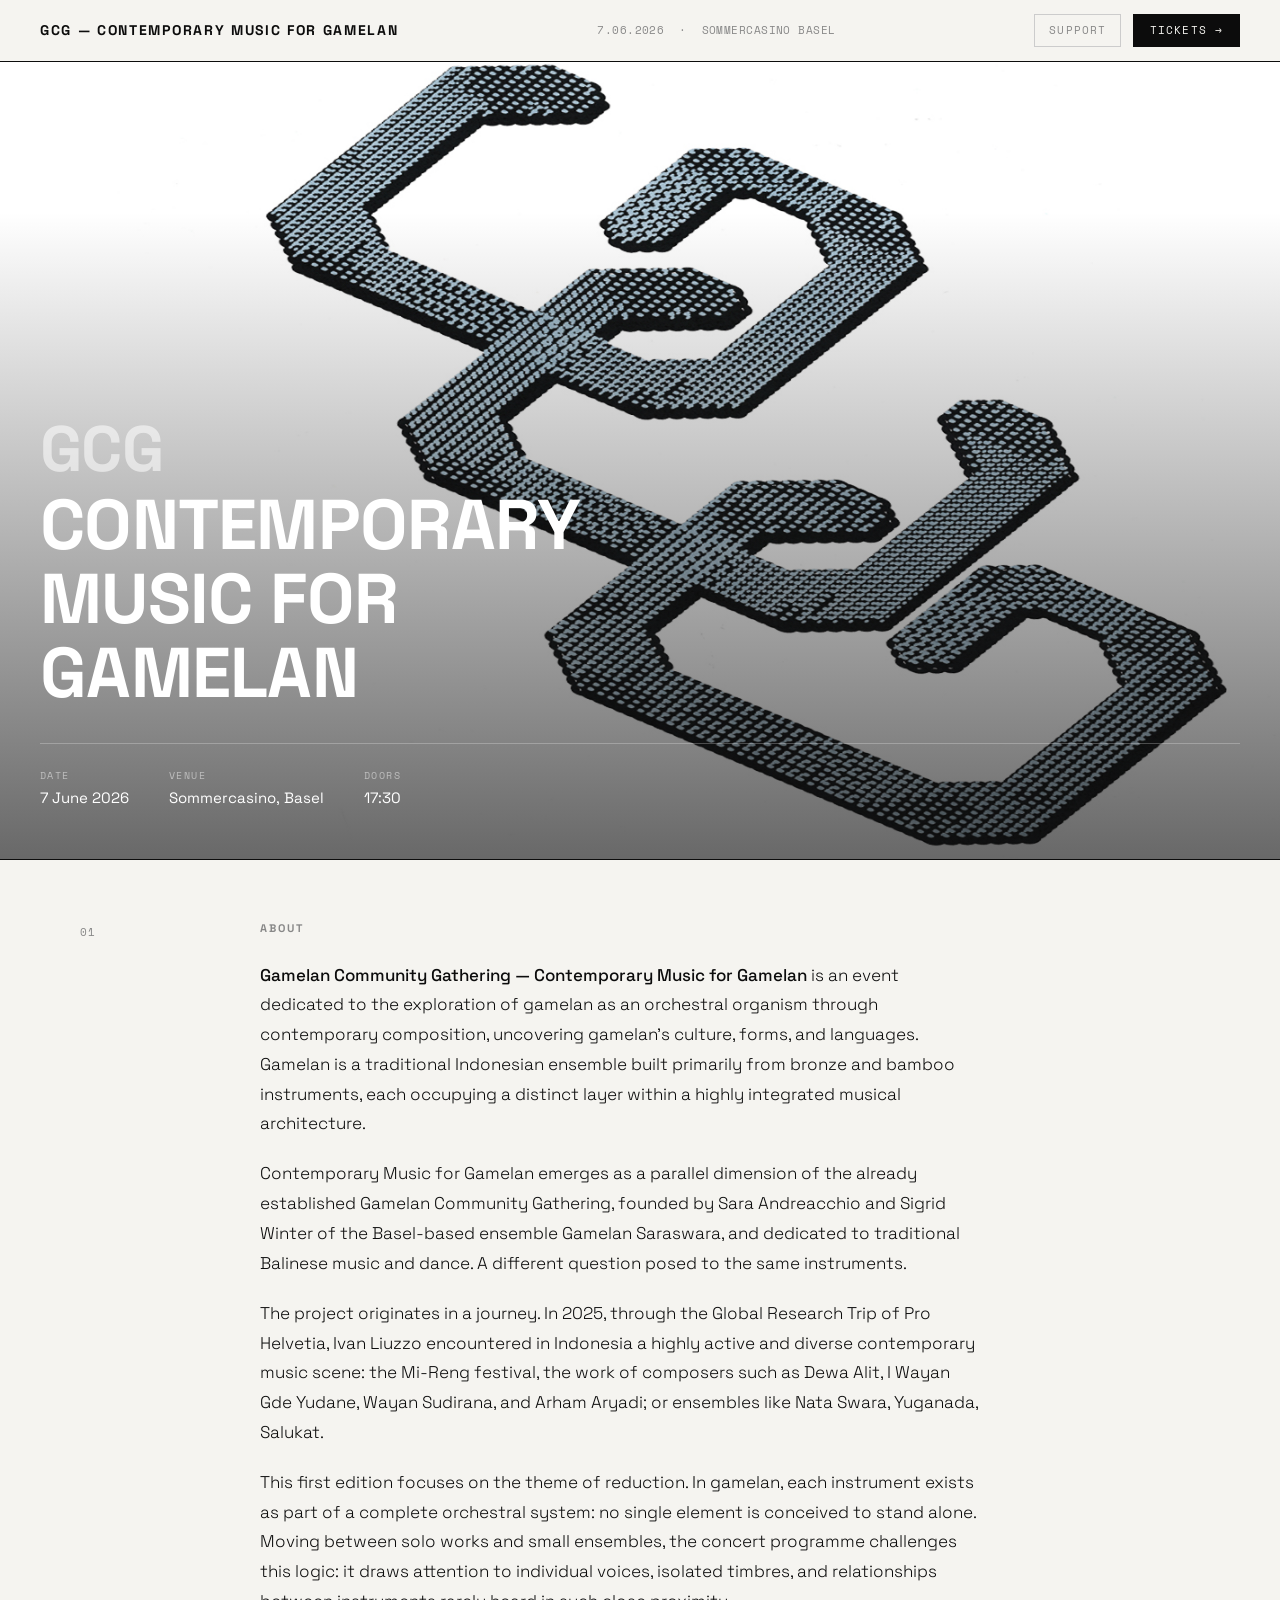
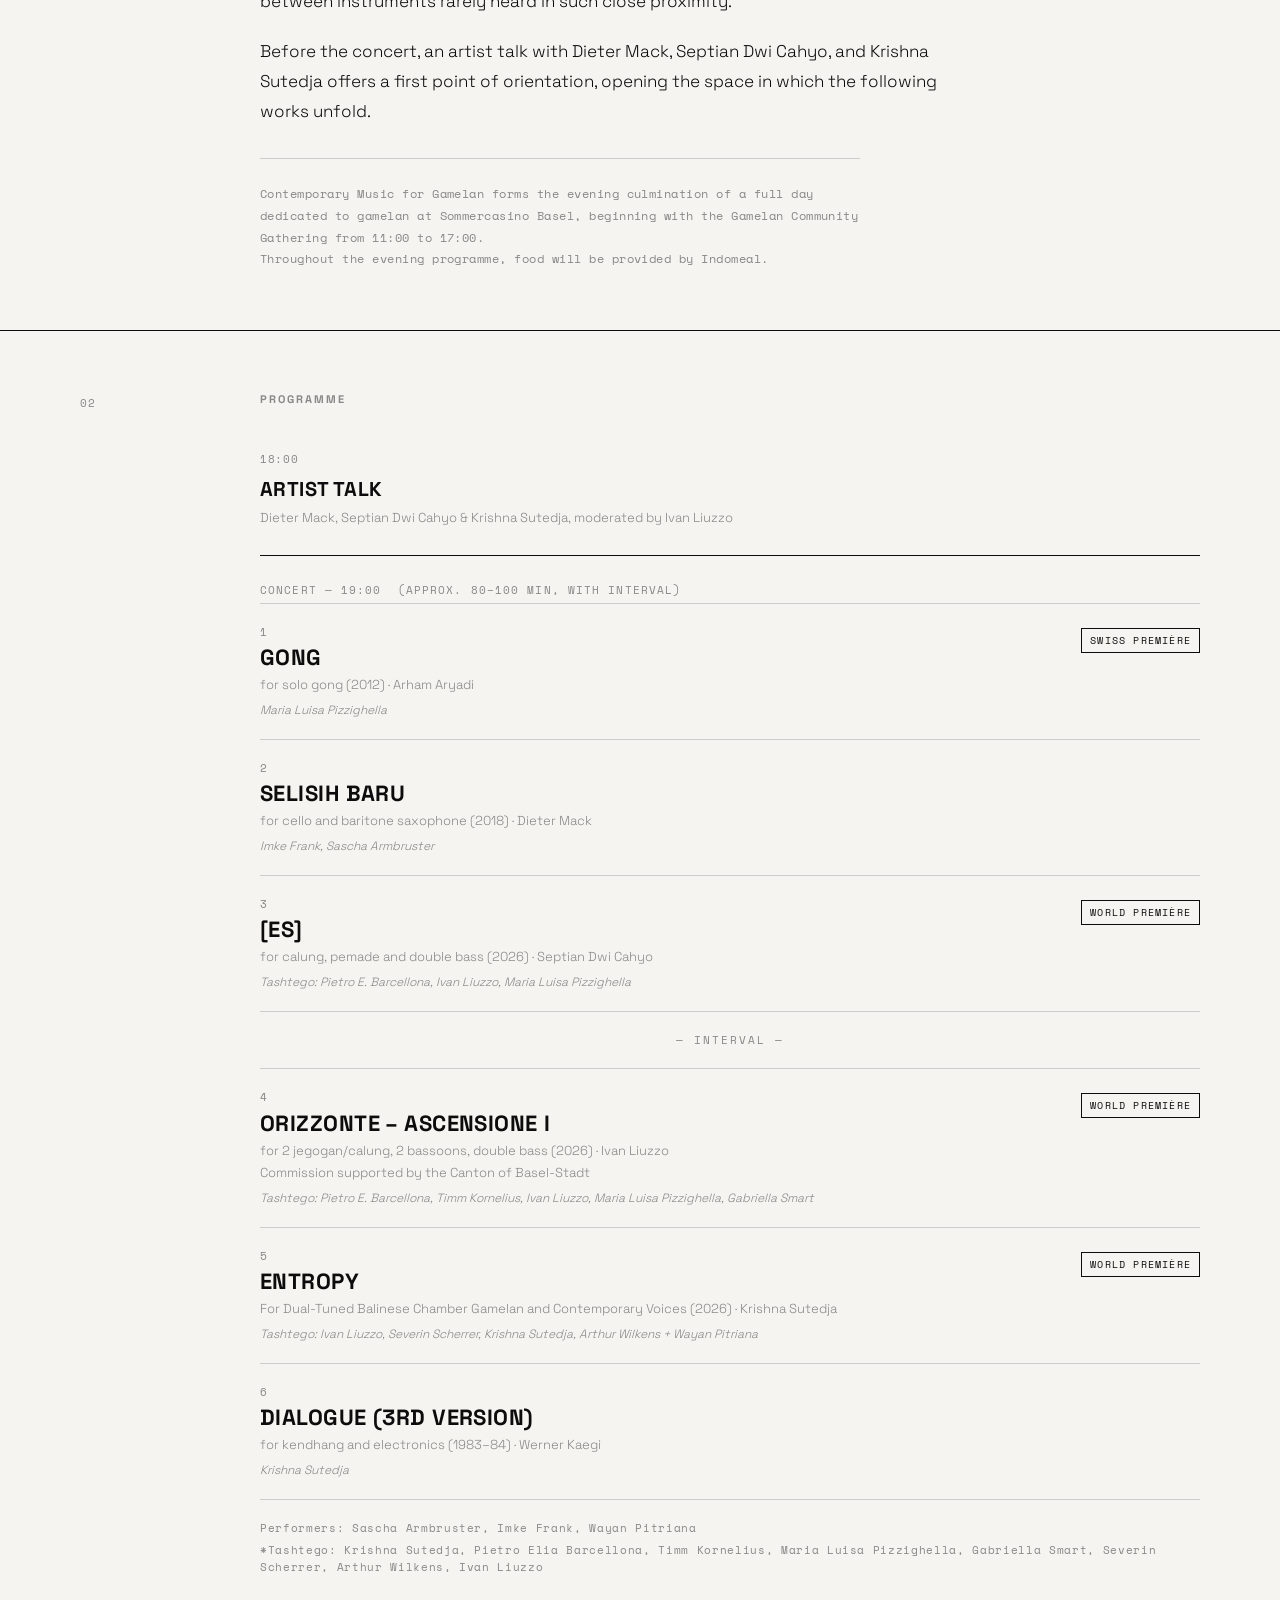
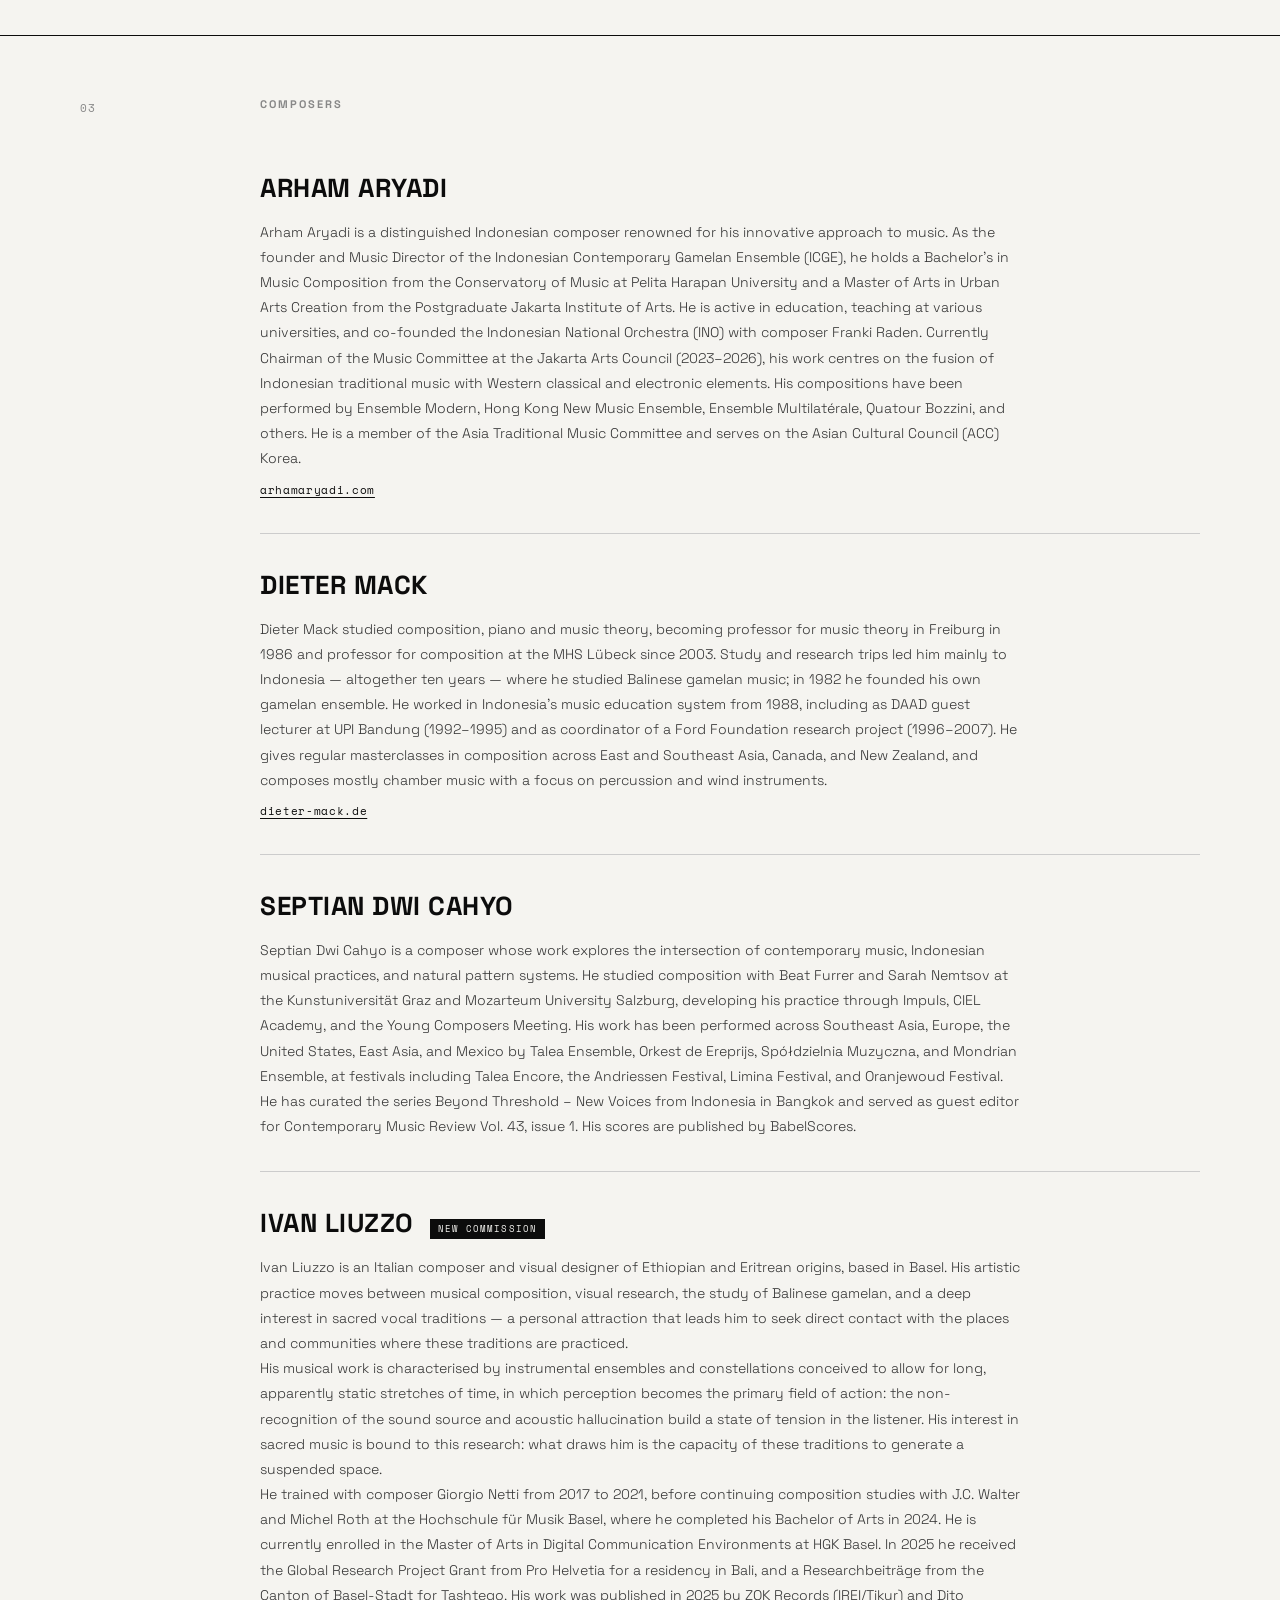
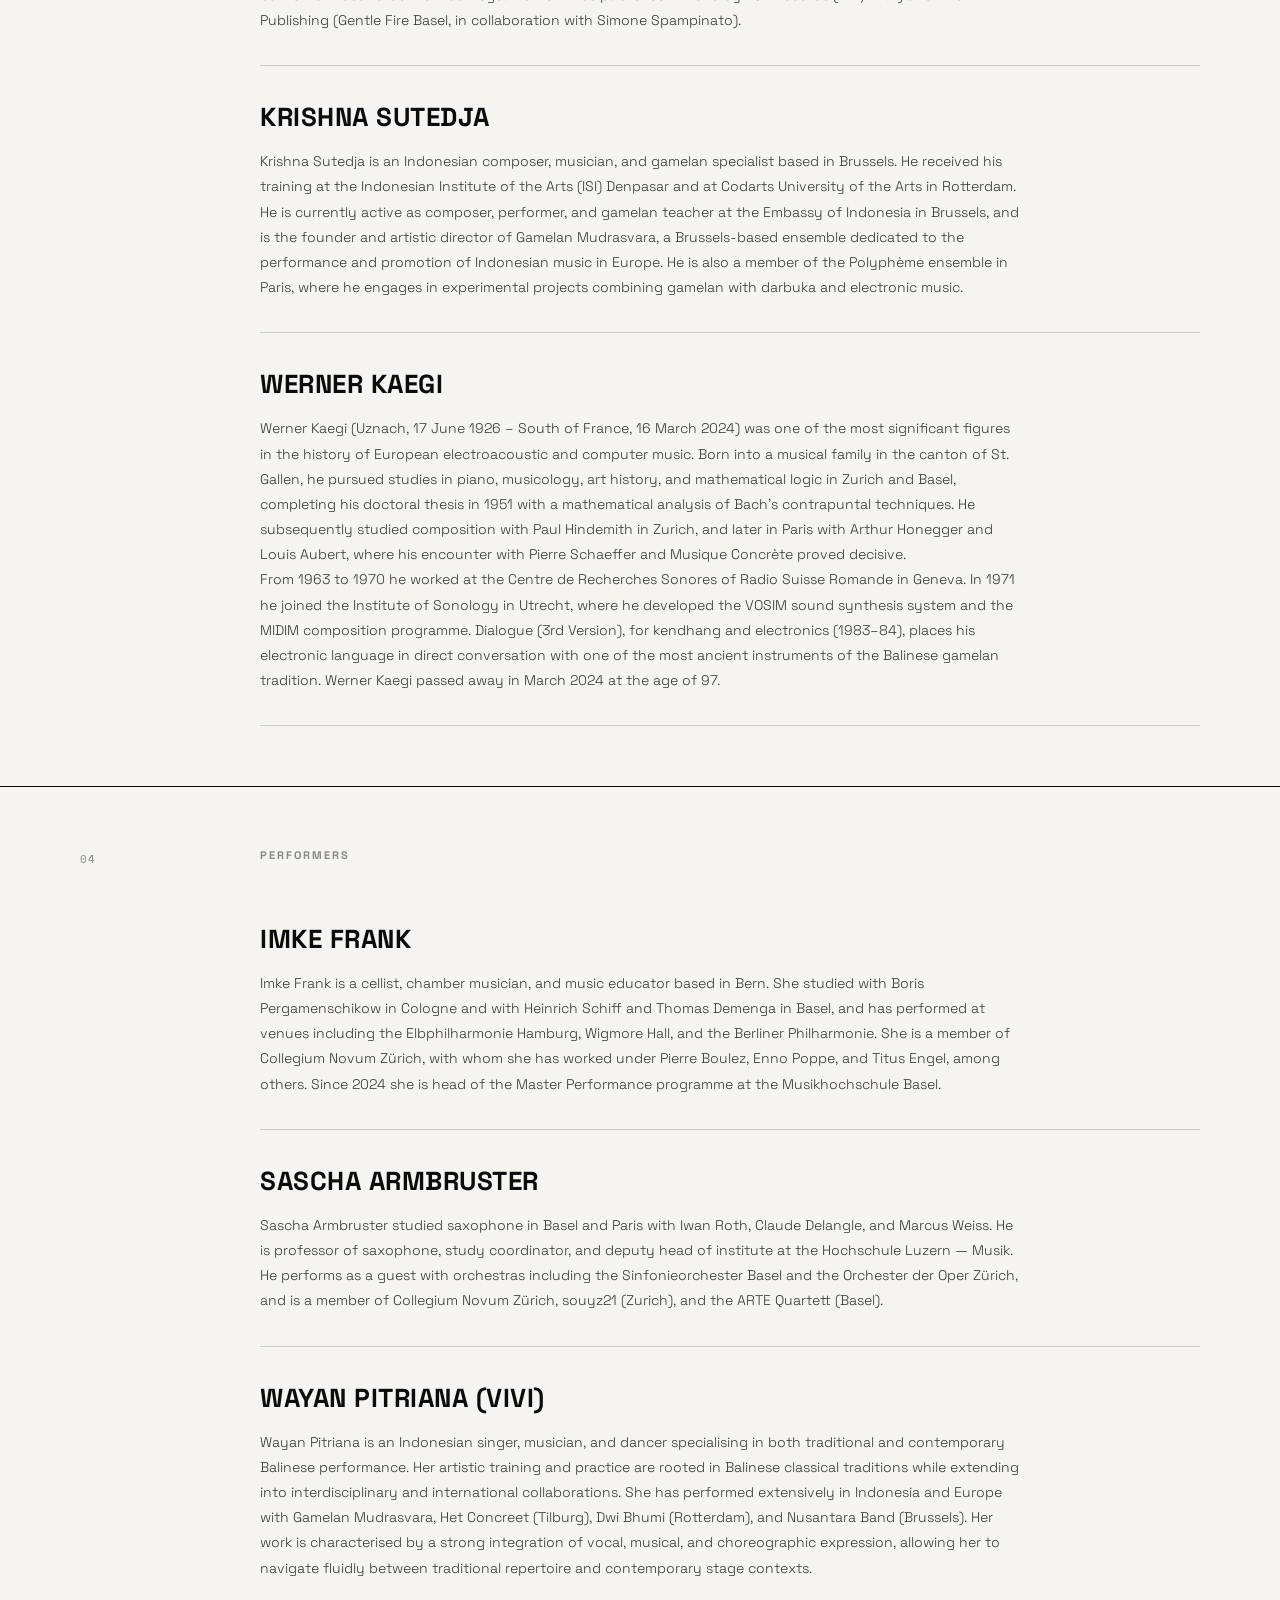
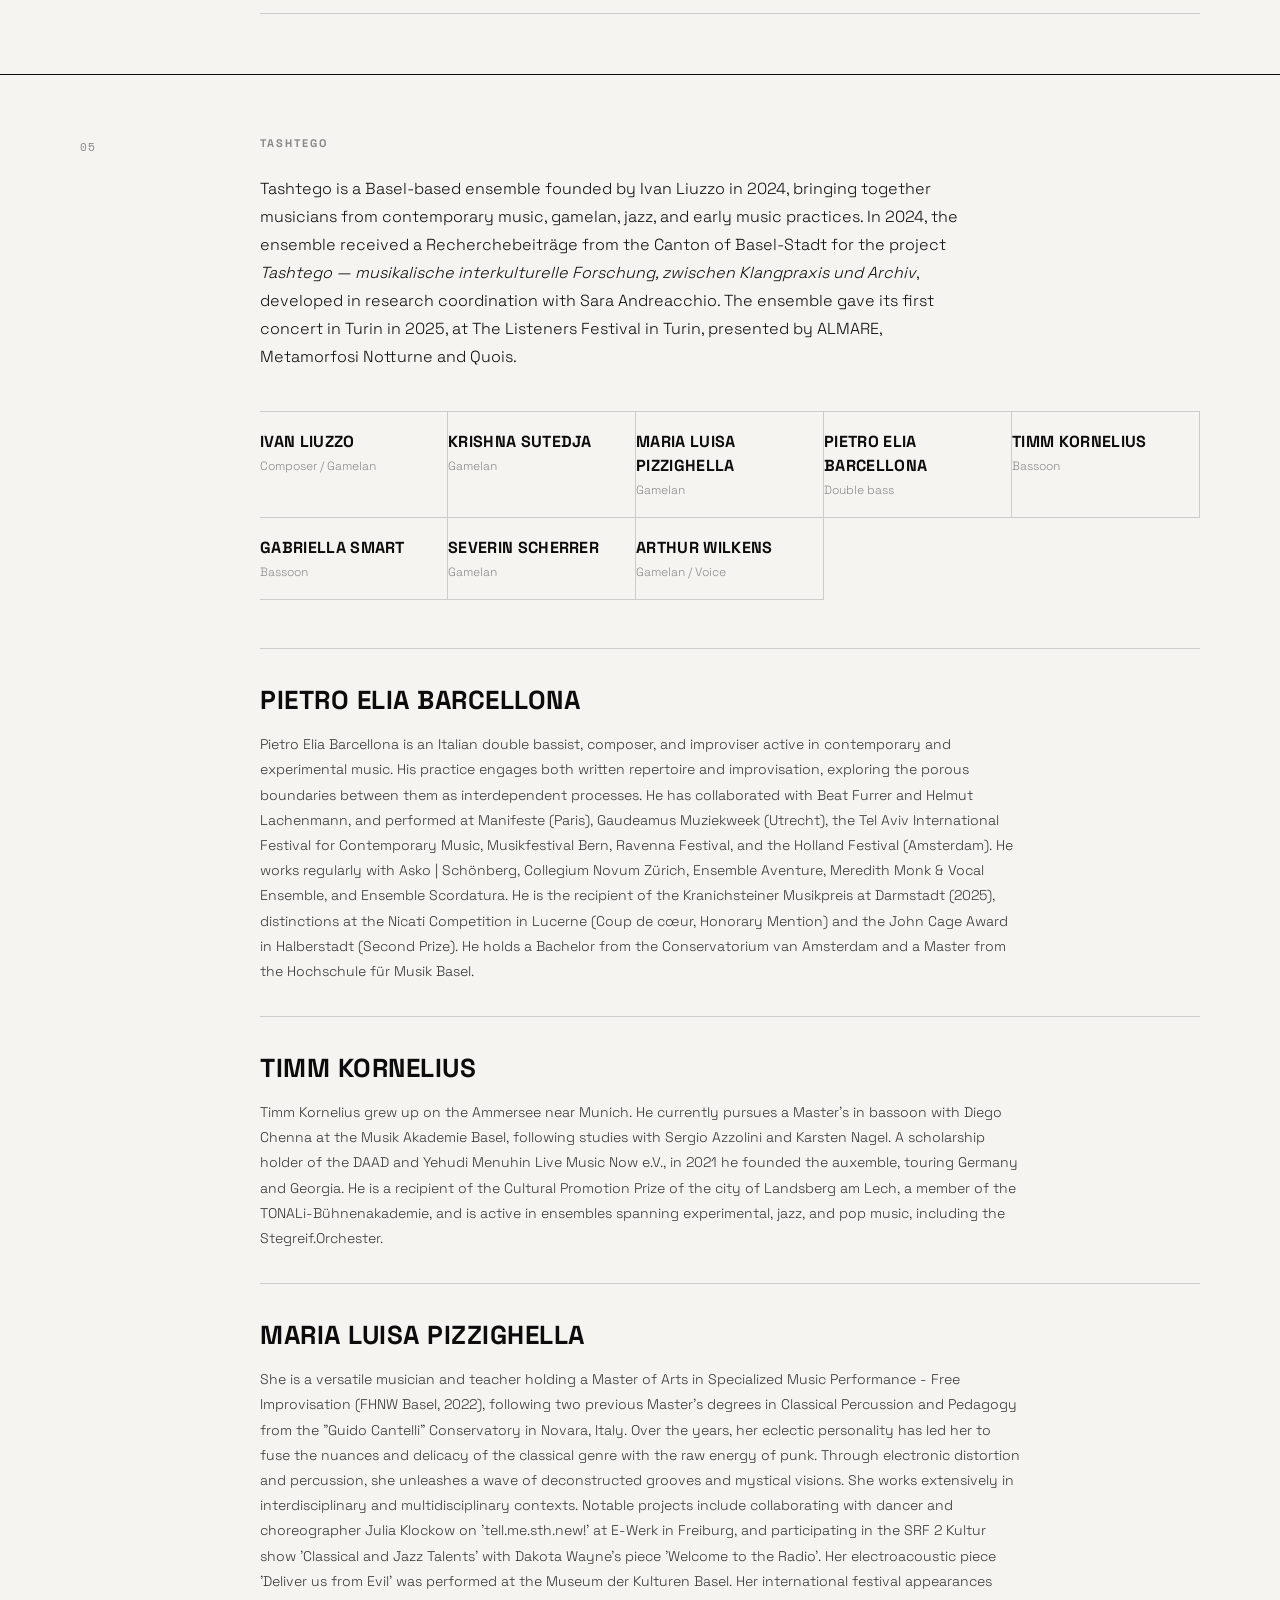
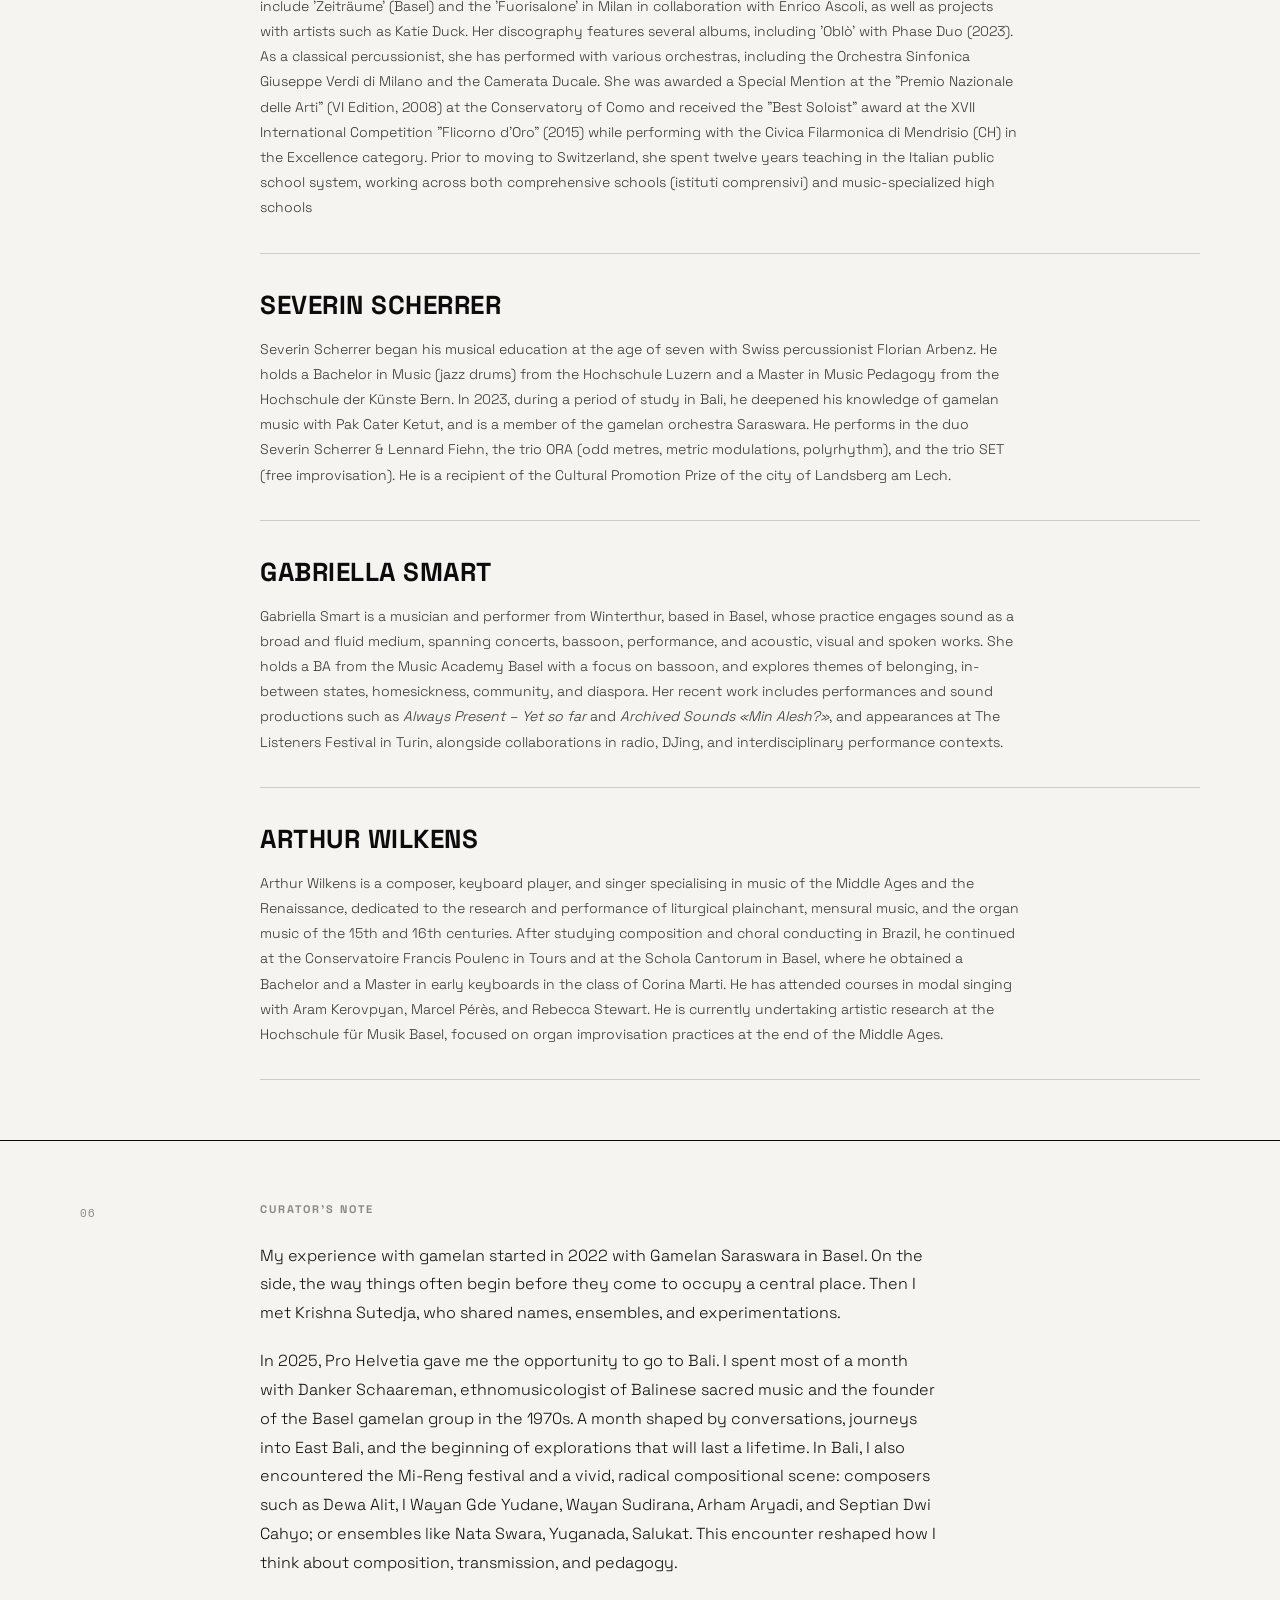
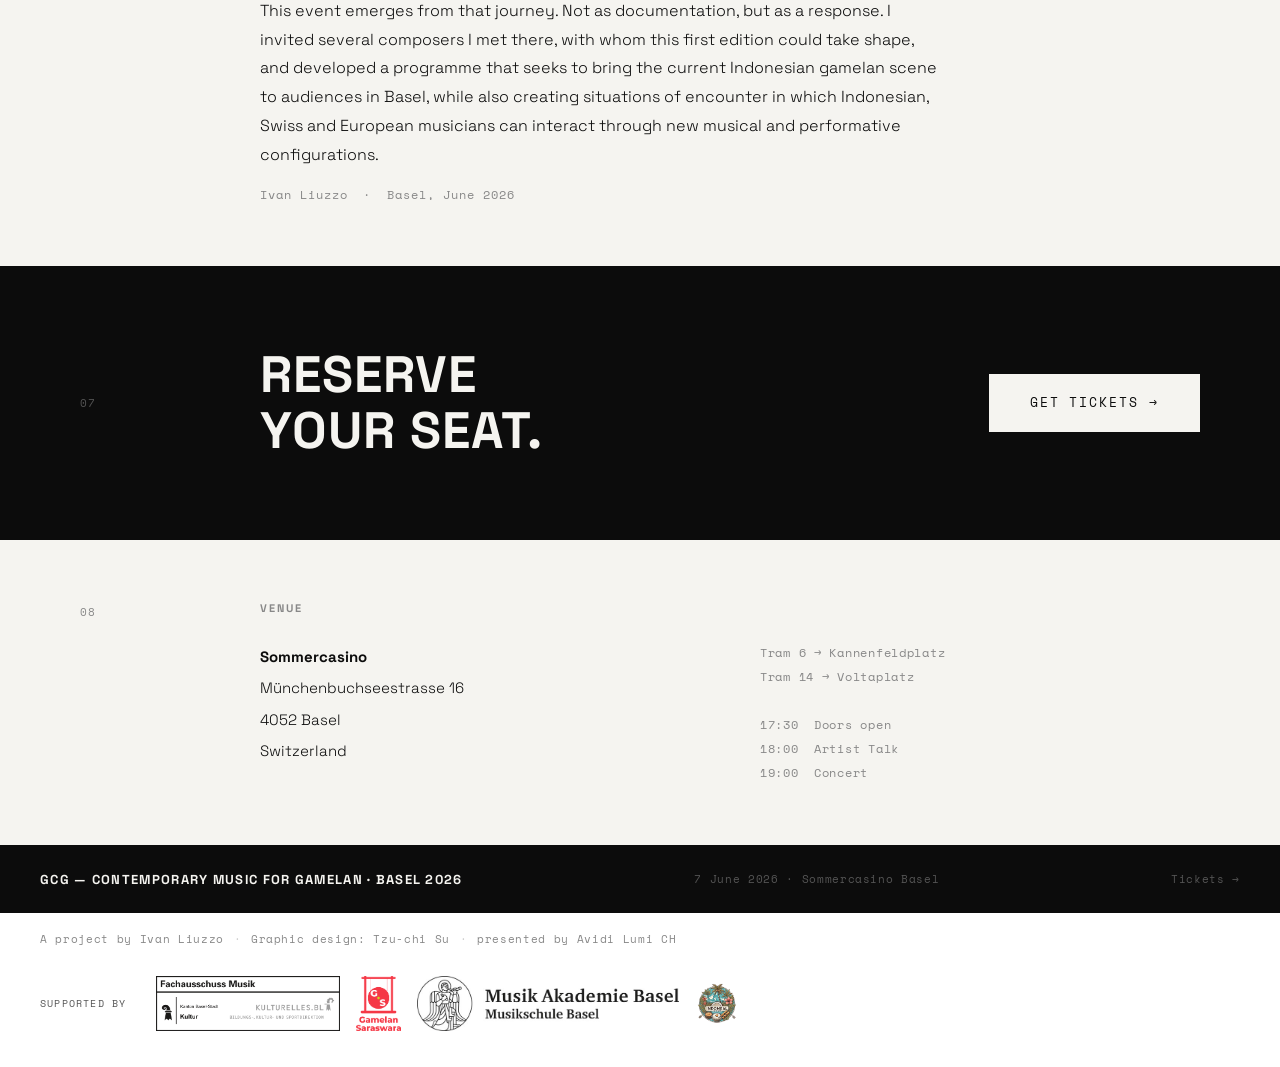
<file: index.html>
<!DOCTYPE html>
<html lang="en">
<head>
  <meta charset="UTF-8">
  <meta name="viewport" content="width=device-width, initial-scale=1.0">
  <title>GCG — Contemporary Music for Gamelan · Basel, 7 June 2026</title>
  <meta name="description" content="GCG — Contemporary Music for Gamelan. 7 June 2026, Sommercasino Basel. An evening of contemporary composition for gamelan with Indonesian and European composers.">
  <link rel="preconnect" href="https://fonts.googleapis.com">
  <link rel="preconnect" href="https://fonts.gstatic.com" crossorigin>
  <link href="https://fonts.googleapis.com/css2?family=Space+Grotesk:wght@300;400;500;700&family=Space+Mono:ital,wght@0,400;0,700;1,400&display=swap" rel="stylesheet">
  <link rel="stylesheet" href="style.css">
</head>
<body>

  <!-- ─── NAVIGAZIONE ─────────────────────────── -->
  <nav>
    <a href="#" class="nav-logo">GCG — Contemporary Music for Gamelan</a>
    <span class="nav-info">7.06.2026 &nbsp;·&nbsp; Sommercasino Basel</span>
    <div class="nav-links">
      <a href="donate.html" class="nav-support">Support</a>
      <!--
        Quando hai il link Eventfrog, sostituisci href="#" qui sotto
        con l'URL della pagina biglietti.
      -->
      <a href="https://eventfrog.ch/en/event/7457949813713161838/preview.html" class="nav-ticket" target="_blank">Tickets →</a>
    </div>
  </nav>

  <!-- ─── HERO ───────────────────────────────── -->
  <section class="hero">
    <div class="hero-image-layer">
      <!--
        DESIGNER: sostituisci con l'immagine.
        Opzione A — CSS in style.css:
          .hero-image-layer { background-image: url('hero.jpg'); background-size: cover; background-position: center; }
        Opzione B — HTML:
          <img src="hero.jpg" alt="GCG" style="width:100%;height:100%;object-fit:cover;display:block;">
          (e rimuovi lo span sotto)
      -->

    </div>
    <div class="hero-overlay"></div>
    <div class="hero-content">
      <p class="hero-tag">GCG</p>
      <h1 class="hero-title">Contemporary<br>Music for<br>Gamelan</h1>
      <div class="hero-meta">
        <div class="hero-meta-item">
          <span class="hero-meta-label">Date</span>
          <span class="hero-meta-value">7 June 2026</span>
        </div>
        <div class="hero-meta-item">
          <span class="hero-meta-label">Venue</span>
          <span class="hero-meta-value">Sommercasino, Basel</span>
        </div>
        <div class="hero-meta-item">
          <span class="hero-meta-label">Doors</span>
          <span class="hero-meta-value">17:30</span>
        </div>
      </div>
    </div>
  </section>

  <!-- ─── 01 ABOUT ────────────────────────────── -->
  <section id="about">
    <div class="container">
      <div class="section-inner">
        <span class="section-number">01</span>
        <div>
          <span class="section-label">About</span>
          <div class="about-text">
            <p><strong>Gamelan Community Gathering — Contemporary Music for Gamelan</strong> is an event dedicated to the exploration of gamelan as an orchestral organism through contemporary composition, uncovering gamelan's culture, forms, and languages. Gamelan is a traditional Indonesian ensemble built primarily from bronze and bamboo instruments, each occupying a distinct layer within a highly integrated musical architecture.</p>
            <p>Contemporary Music for Gamelan emerges as a parallel dimension of the already established Gamelan Community Gathering, founded by Sara Andreacchio and Sigrid Winter of the Basel-based ensemble Gamelan Saraswara, and dedicated to traditional Balinese music and dance. A different question posed to the same instruments.</p>
            <p>The project originates in a journey. In 2025, through the Global Research Trip of Pro Helvetia, Ivan Liuzzo encountered in Indonesia a highly active and diverse contemporary music scene: the Mi-Reng festival, the work of composers such as Dewa Alit, I Wayan Gde Yudane, Wayan Sudirana, and Arham Aryadi; or ensembles like Nata Swara, Yuganada, Salukat.</p>
            <p>This first edition focuses on the theme of reduction. In gamelan, each instrument exists as part of a complete orchestral system: no single element is conceived to stand alone. Moving between solo works and small ensembles, the concert programme challenges this logic: it draws attention to individual voices, isolated timbres, and relationships between instruments rarely heard in such close proximity.</p>
            <p>Before the concert, an artist talk with Dieter Mack, Septian Dwi Cahyo, and Krishna Sutedja offers a first point of orientation, opening the space in which the following works unfold.</p>
          </div>
          <div class="about-note">
            <p>Contemporary Music for Gamelan forms the evening culmination of a full day dedicated to gamelan at Sommercasino Basel, beginning with the Gamelan Community Gathering from 11:00 to 17:00.</p>
            <p>Throughout the evening programme, food will be provided by Indomeal.</p>
          </div>
        </div>
      </div>
    </div>
  </section>

  <!-- ─── 02 PROGRAMME ────────────────────────── -->
  <section id="programme">
    <div class="container">
      <div class="section-inner">
        <span class="section-number">02</span>
        <div>
          <span class="section-label">Programme</span>

          <!-- Artist Talk -->
          <div class="programme-talk">
            <p class="talk-time">18:00</p>
            <p class="talk-title">Artist Talk</p>
            <p class="talk-detail">Dieter Mack, Septian Dwi Cahyo &amp; Krishna Sutedja, moderated by Ivan Liuzzo</p>
          </div>

          <!-- Concert -->
          <p class="concert-header">Concert — 19:00 &nbsp;(approx. 80–100 min, with interval)</p>

          <div class="programme-grid">

            <div class="programme-item">
              <div>
                <p class="prog-num">1</p>
                <p class="prog-title prog-title-btn" onclick="toggleProgNote(this)">Gong</p>
                <p class="prog-detail">for solo gong (2012) · Arham Aryadi</p>
                <p class="prog-performers">Maria Luisa Pizzighella</p>
              </div>
            <div class="prog-inline-note">
              <p>The instrument that orients the entire gamelan orchestra, that marks time and closes phrases, is here on focus. Aryadi works across three resonance points of the instrument, using variations in mallet technique to create timbral colour. Reduction becomes amplification. “Gong is very important in the gamelan tradition. In this work, gong becomes independent. The use of various mallets as a trigger for sound color changes. Besides that there are also three points on the gong that are distinguished so that the sound color develops”.
</p>
            </div>
              <span class="prog-type premiere">Swiss Première</span>
            </div>

            <div class="programme-item">
              <div>
                <p class="prog-num">2</p>
                <p class="prog-title prog-title-btn" onclick="toggleProgNote(this)">Selisih Baru</p>
                <p class="prog-detail">for cello and baritone saxophone (2018) · Dieter Mack</p>
                <p class="prog-performers">Imke Frank, Sascha Armbruster</p>
              </div>
            <div class="prog-inline-note">
              <p>Selisih in Indonesian means difference, discourse, conflict in a positive sense; baru means new. Over the course of his career, Mack has spent a total of around ten years in Indonesia, in multiple periods dedicated to the study of Balinese gamelan. Mack builds an imaginary dialogue between cello and baritone saxophone — two instruments of similar register, where similarity is not resolution but the field in which differences become audible. Both musicians sing through their instruments, adding a harmonic layer that belongs to neither tradition alone. "The piece is based on an imaginary dialogue-like 'story', which is not necessary to know, but it determined the formal structure and the different relationships between the two players. </p>
            </div>
            </div>

            <div class="programme-item">
              <div>
                <p class="prog-num">3</p>
                <p class="prog-title prog-title-btn" onclick="toggleProgNote(this)">[Es]</p>
                <p class="prog-detail">for calung, pemade and double bass (2026) · Septian Dwi Cahyo</p>
                <p class="prog-performers">Tashtego: Pietro E. Barcellona, Ivan Liuzzo, Maria Luisa Pizzighella </p>
              </div>
            <div class="prog-inline-note">
              <p>A text by Fanon — postcolonial thinker, cited here through Mignolo — is transcribed into Hanacaraka, the Javanese alphabet. That transcription becomes an intervallic system, woven into a Cellular Automata pattern. But the automation is not total: spaces remain where the system stalls, hesitates, breathes. “This work represents a combination between algorithmic compositional tendencies and the basic grammar of the Javanese alphabet, Hanacaraka. [...] The result of this translation is then used to shape the intervallic systems and passages in this work, which are subsequently woven into a Cellular Automata pattern scheme. However, this work is not a total automation — there are various moments of tension between the 'imprisonment' of the system and spaces of freedom”.
</p>
            </div>
              <span class="prog-type premiere">World Première</span>
            </div>

            <div class="programme-interval">— interval —</div>

            <div class="programme-item">
              <div>
                <p class="prog-num">4</p>
                <p class="prog-title prog-title-btn" onclick="toggleProgNote(this)">Orizzonte – Ascensione I</p>
                <p class="prog-detail">for 2 jegogan/calung, 2 bassoons, double bass (2026) · Ivan Liuzzo</p>
                <p class="prog-detail" style="margin-top:3px;">Commission supported by the Canton of Basel-Stadt</p>
                <p class="prog-performers">Tashtego: Pietro E. Barcellona, Timm Kornelius, Ivan Liuzzo, Maria Luisa Pizzighella, Gabriella Smart </p>
              </div>
            <div class="prog-inline-note">
              <p>The piece investigates into the phenomenal perception of sound. The instruments do not emerge: they withdraw. Pianissimo dynamics become a mode of perceptual crisis, the moment at which sound begins to merge with what surrounds it: body sounds, electrical hum, the resonances of the room.</p>
            </div>
              <span class="prog-type premiere">World Première</span>
            </div>

            <div class="programme-item">
              <div>
                <p class="prog-num">5</p>
                <p class="prog-title prog-title-btn" onclick="toggleProgNote(this)">Entropy</p>
                <p class="prog-detail">For Dual-Tuned Balinese Chamber Gamelan and Contemporary Voices (2026) · Krishna Sutedja</p>
                <p class="prog-performers">Tashtego: Ivan Liuzzo, Severin Scherrer, Krishna Sutedja, Arthur Wilkens + Wayan Pitriana</p>
              </div>
            <div class="prog-inline-note">
              <p>The equator — <em>Entropy</em> - is a 100% pure acoustic composition that maps the physical laws of thermodynamic decay onto the microtonal structures of Balinese gamelan and Contemporary Balinese - Orthodox vocal, Bypassing all digital electronics or effects, the piece uses five multi-instrumentalists to stage a physical and acoustic battle between Indonesia's two primary tuning systems: the asymmetric Pelog and the equidistant Slendro.
The work is organized into a process-driven, three-phase metric roadmap:
Phase 1: The Cosmos (0% Entropy): The ensemble opens as a shimmering, sustained acoustic universe, establishing a baseline texture by introducing heavy string bowing right from the start. The composition is grounded in a rigid 5/2 metric framework running at a steady tempo of 80, driven by the Pelog camp. The Slendro camp running parallel remains tightly controlled, creating a deceptively stable, ordered structural loop.
Phase 2: The Collision (50% Entropy): The pristine structure begins to deconstruct. While the original 5/2 metric layer continues to play, a secondary 7/4 metric layer running at a faster tempo of 112 appears and cuts across the texture. This superimposes a 7:5 polyrhythmic ratio, causing the Slendro camp to sound as if it is aggressively rushing ahead while the Pelog camp drags backward. The string bows intensify, and the forced overlapping of these two distinct meters and contrasting tuning systems unleashes heavy, natural acoustic beating in the room air. Simultaneously, the two vocalists step forward for a microtonal glissando duet, sliding their voices into one another to hunt for a shared frequency (tumbuk).
Phase 3: The Singularity (100% Entropy): The system undergoes complete rhythmic liquefaction and reaches maximal disorder. The 5/2 (80 BPM) and 7/4 (112 BPM) metric layers continue to play their own independent tempos simultaneously, but are now joined by a final, highly disruptive 11/8 metric layer running at a sluggish, asymmetrical tempo of 58.2 (subdivided unevenly as 3+3+3+2). Running these three independent, prime-number time frames concurrently completely shatters any unified pulse, transforming the music into total acoustic chaos (100% Entropy). This structural breakdown is instantly cut by a single, maximum-velocity acoustic Gong strike, leaving only the raw, natural bronze resonance to fade into absolute silence.</p>
            </div>
              <span class="prog-type premiere">World Première</span>
            </div>

            <div class="programme-item">
              <div>
                <p class="prog-num">6</p>
                <p class="prog-title prog-title-btn" onclick="toggleProgNote(this)">Dialogue (3rd Version)</p>
                <p class="prog-detail">for kendhang and electronics (1983–84) · Werner Kaegi</p>
                <p class="prog-performers">Krishna Sutedja</p>
              </div>
            <div class="prog-inline-note">
              <p>The computer proposes sound events drawn from the linguistic repertoire of the Javanese percussionist; the kendhang recognises and imitates them. Then the metamorphosis begins: the synthesised sounds shift until the instrument can no longer follow. The gap between the two worlds does not close — it becomes the subject of the piece.</p><blockquote>"I enter into dialogue with the Javanese musician: I offer him sound events synthesised on the computer, which he recognises and imitates. At a certain point I introduce significant changes. The percussionist remains faithful to his tradition and tries to follow me — until the metamorphosis of my synthesised sounds is so far advanced that he can no longer succeed, due to the limitations of his instrument."</blockquote><p class="prog-quote-attr">Werner Kaegi, programme note, first performance</p>
            </div>
            </div>

    

          </div>
          <p class="programme-note">Performers: Sascha Armbruster, Imke Frank, Wayan Pitriana</p>
          <p class="programme-note" style="margin-top:6px;">*Tashtego: Krishna Sutedja, Pietro Elia Barcellona, Timm Kornelius, Maria Luisa Pizzighella, Gabriella Smart, Severin Scherrer, Arthur Wilkens, Ivan Liuzzo</p>
        </div>
      </div>
    </div>
  </section>

  <!-- ─── 03 COMPOSERS ─────────────────────────── -->
  <section id="composers">
    <div class="container">
      <div class="section-inner">
        <span class="section-number">03</span>
        <div>
          <span class="section-label">Composers</span>

          <div class="bio-block">
            <div class="bio-header">
              <span class="bio-name">Arham Aryadi</span>
            </div>
            <p class="bio-text">Arham Aryadi is a distinguished Indonesian composer renowned for his innovative approach to music. As the founder and Music Director of the Indonesian Contemporary Gamelan Ensemble (ICGE), he holds a Bachelor's in Music Composition from the Conservatory of Music at Pelita Harapan University and a Master of Arts in Urban Arts Creation from the Postgraduate Jakarta Institute of Arts. He is active in education, teaching at various universities, and co-founded the Indonesian National Orchestra (INO) with composer Franki Raden. Currently Chairman of the Music Committee at the Jakarta Arts Council (2023–2026), his work centres on the fusion of Indonesian traditional music with Western classical and electronic elements. His compositions have been performed by Ensemble Modern, Hong Kong New Music Ensemble, Ensemble Multilatérale, Quatour Bozzini, and others. He is a member of the Asia Traditional Music Committee and serves on the Asian Cultural Council (ACC) Korea.</p>
            <a class="bio-link" href="https://arhamaryadi.com/music-and-documentation.html" target="_blank">arhamaryadi.com</a>
          </div>

               <div class="bio-block">
            <div class="bio-header">
              <span class="bio-name">Dieter Mack</span>
            </div>
            <p class="bio-text">Dieter Mack studied composition, piano and music theory, becoming professor for music theory in Freiburg in 1986 and professor for composition at the MHS Lübeck since 2003. Study and research trips led him mainly to Indonesia — altogether ten years — where he studied Balinese gamelan music; in 1982 he founded his own gamelan ensemble. He worked in Indonesia's music education system from 1988, including as DAAD guest lecturer at UPI Bandung (1992–1995) and as coordinator of a Ford Foundation research project (1996–2007). He gives regular masterclasses in composition across East and Southeast Asia, Canada, and New Zealand, and composes mostly chamber music with a focus on percussion and wind instruments.</p>
            <a class="bio-link" href="http://www.dieter-mack.de" target="_blank">dieter-mack.de</a>
          </div>
          
          <div class="bio-block">
            <div class="bio-header">
              <span class="bio-name">Septian Dwi Cahyo</span>
            </div>
            <p class="bio-text">Septian Dwi Cahyo is a composer whose work explores the intersection of contemporary music, Indonesian musical practices, and natural pattern systems. He studied composition with Beat Furrer and Sarah Nemtsov at the Kunstuniversität Graz and Mozarteum University Salzburg, developing his practice through Impuls, CIEL Academy, and the Young Composers Meeting. His work has been performed across Southeast Asia, Europe, the United States, East Asia, and Mexico by Talea Ensemble, Orkest de Ereprijs, Spółdzielnia Muzyczna, and Mondrian Ensemble, at festivals including Talea Encore, the Andriessen Festival, Limina Festival, and Oranjewoud Festival. He has curated the series Beyond Threshold – New Voices from Indonesia in Bangkok and served as guest editor for Contemporary Music Review Vol. 43, issue 1. His scores are published by BabelScores.</p>
          </div>

          <div class="bio-block">
            <div class="bio-header">
              <span class="bio-name">Ivan Liuzzo</span>
              <span class="bio-badge">New Commission</span>
            </div>
            <p class="bio-text">Ivan Liuzzo is an Italian composer and visual designer of Ethiopian and Eritrean origins, based in Basel. His artistic practice moves between musical composition, visual research, the study of Balinese gamelan, and a deep interest in sacred vocal traditions — a personal attraction that leads him to seek direct contact with the places and communities where these traditions are practiced.</p>
            <p class="bio-text">His musical work is characterised by instrumental ensembles and constellations conceived to allow for long, apparently static stretches of time, in which perception becomes the primary field of action: the non-recognition of the sound source and acoustic hallucination build a state of tension in the listener. His interest in sacred music is bound to this research: what draws him is the capacity of these traditions to generate a suspended space.</p>
            <p class="bio-text">He trained with composer Giorgio Netti from 2017 to 2021, before continuing composition studies with J.C. Walter and Michel Roth at the Hochschule für Musik Basel, where he completed his Bachelor of Arts in 2024. He is currently enrolled in the Master of Arts in Digital Communication Environments at HGK Basel. In 2025 he received the Global Research Project Grant from Pro Helvetia for a residency in Bali, and a Researchbeiträge from the Canton of Basel-Stadt for Tashtego. His work was published in 2025 by ZOK Records (IREI/Tikur) and Dito Publishing (Gentle Fire Basel, in collaboration with Simone Spampinato).</p>
          </div>

          <div class="bio-block">
            <div class="bio-header">
              <span class="bio-name">Krishna Sutedja</span>
            </div>
            <p class="bio-text">Krishna Sutedja is an Indonesian composer, musician, and gamelan specialist based in Brussels. He received his training at the Indonesian Institute of the Arts (ISI) Denpasar and at Codarts University of the Arts in Rotterdam. He is currently active as composer, performer, and gamelan teacher at the Embassy of Indonesia in Brussels, and is the founder and artistic director of Gamelan Mudrasvara, a Brussels-based ensemble dedicated to the performance and promotion of Indonesian music in Europe. He is also a member of the Polyphème ensemble in Paris, where he engages in experimental projects combining gamelan with darbuka and electronic music.</p>
          </div>

          <div class="bio-block">
            <div class="bio-header">
              <span class="bio-name">Werner Kaegi</span>
            </div>
            <p class="bio-text">Werner Kaegi (Uznach, 17 June 1926 – South of France, 16 March 2024) was one of the most significant figures in the history of European electroacoustic and computer music. Born into a musical family in the canton of St. Gallen, he pursued studies in piano, musicology, art history, and mathematical logic in Zurich and Basel, completing his doctoral thesis in 1951 with a mathematical analysis of Bach's contrapuntal techniques. He subsequently studied composition with Paul Hindemith in Zurich, and later in Paris with Arthur Honegger and Louis Aubert, where his encounter with Pierre Schaeffer and Musique Concrète proved decisive.</p>
            <p class="bio-text">From 1963 to 1970 he worked at the Centre de Recherches Sonores of Radio Suisse Romande in Geneva. In 1971 he joined the Institute of Sonology in Utrecht, where he developed the VOSIM sound synthesis system and the MIDIM composition programme. Dialogue (3rd Version), for kendhang and electronics (1983–84), places his electronic language in direct conversation with one of the most ancient instruments of the Balinese gamelan tradition. Werner Kaegi passed away in March 2024 at the age of 97.</p>
          </div>

     
          

        </div>
      </div>
    </div>
  </section>

  <!-- ─── 04 PERFORMERS ────────────────────────── -->
  <section id="performers">
    <div class="container">
      <div class="section-inner">
        <span class="section-number">04</span>
        <div>
          <span class="section-label">Performers</span>

          <div class="bio-block">
            <div class="bio-header">
              <span class="bio-name">Imke Frank</span>
            </div>
            <p class="bio-text">Imke Frank is a cellist, chamber musician, and music educator based in Bern. She studied with Boris Pergamenschikow in Cologne and with Heinrich Schiff and Thomas Demenga in Basel, and has performed at venues including the Elbphilharmonie Hamburg, Wigmore Hall, and the Berliner Philharmonie. She is a member of Collegium Novum Zürich, with whom she has worked under Pierre Boulez, Enno Poppe, and Titus Engel, among others. Since 2024 she is head of the Master Performance programme at the Musikhochschule Basel.</p>
          </div>

          <div class="bio-block">
            <div class="bio-header">
              <span class="bio-name">Sascha Armbruster</span>
            </div>
            <p class="bio-text">Sascha Armbruster studied saxophone in Basel and Paris with Iwan Roth, Claude Delangle, and Marcus Weiss. He is professor of saxophone, study coordinator, and deputy head of institute at the Hochschule Luzern — Musik. He performs as a guest with orchestras including the Sinfonieorchester Basel and the Orchester der Oper Zürich, and is a member of Collegium Novum Zürich, souyz21 (Zurich), and the ARTE Quartett (Basel).</p>
          </div>

          <div class="bio-block">
            <div class="bio-header">
              <span class="bio-name">Wayan Pitriana (Vivi)</span>
            </div>
            <p class="bio-text">Wayan Pitriana is an Indonesian singer, musician, and dancer specialising in both traditional and contemporary Balinese performance. Her artistic training and practice are rooted in Balinese classical traditions while extending into interdisciplinary and international collaborations. She has performed extensively in Indonesia and Europe with Gamelan Mudrasvara, Het Concreet (Tilburg), Dwi Bhumi (Rotterdam), and Nusantara Band (Brussels). Her work is characterised by a strong integration of vocal, musical, and choreographic expression, allowing her to navigate fluidly between traditional repertoire and contemporary stage contexts.</p>
          </div>

        </div>
      </div>
    </div>
  </section>

  <!-- ─── 05 TASHTEGO ──────────────────────────── -->
  <section id="tashtego">
    <div class="container">
      <div class="section-inner">
        <span class="section-number">05</span>
        <div>
          <span class="section-label">Tashtego</span>

          <p class="tashtego-intro">Tashtego is a Basel-based ensemble founded by Ivan Liuzzo in 2024, bringing together musicians from contemporary music, gamelan, jazz, and early music practices. In 2024, the ensemble received a Recherchebeiträge from the Canton of Basel-Stadt for the project <em>Tashtego — musikalische interkulturelle Forschung, zwischen Klangpraxis und Archiv</em>, developed in research coordination with Sara Andreacchio. The ensemble gave its first concert in Turin in 2025, at The Listeners Festival in Turin, presented by ALMARE, Metamorfosi Notturne and Quois.</p>

          <div class="tashtego-members">
            <div class="tashtego-member">
              <p class="tm-name">Ivan Liuzzo</p>
              <p class="tm-role">Composer / Gamelan</p>
            </div>
            <div class="tashtego-member">
              <p class="tm-name">Krishna Sutedja</p>
              <p class="tm-role">Gamelan</p>
            </div>
            <div class="tashtego-member">
              <p class="tm-name">Maria Luisa Pizzighella</p>
              <p class="tm-role">Gamelan</p>
            </div>
            <div class="tashtego-member">
              <p class="tm-name">Pietro Elia Barcellona</p>
              <p class="tm-role">Double bass</p>
            </div>
            <div class="tashtego-member">
              <p class="tm-name">Timm Kornelius</p>
              <p class="tm-role">Bassoon</p>
            </div>
            <div class="tashtego-member">
              <p class="tm-name">Gabriella Smart</p>
              <p class="tm-role">Bassoon</p>
            </div>
            <div class="tashtego-member">
              <p class="tm-name">Severin Scherrer</p>
              <p class="tm-role">Gamelan</p>
            </div>
            <div class="tashtego-member">
              <p class="tm-name">Arthur Wilkens</p>
              <p class="tm-role">Gamelan / Voice</p>
            </div>
          </div>

          <div style="margin-top: 48px;">

            <div class="bio-block">
              <div class="bio-header">
                <span class="bio-name">Pietro Elia Barcellona</span>
              </div>
              <p class="bio-text">Pietro Elia Barcellona is an Italian double bassist, composer, and improviser active in contemporary and experimental music. His practice engages both written repertoire and improvisation, exploring the porous boundaries between them as interdependent processes. He has collaborated with Beat Furrer and Helmut Lachenmann, and performed at Manifeste (Paris), Gaudeamus Muziekweek (Utrecht), the Tel Aviv International Festival for Contemporary Music, Musikfestival Bern, Ravenna Festival, and the Holland Festival (Amsterdam). He works regularly with Asko | Schönberg, Collegium Novum Zürich, Ensemble Aventure, Meredith Monk &amp; Vocal Ensemble, and Ensemble Scordatura. He is the recipient of the Kranichsteiner Musikpreis at Darmstadt (2025), distinctions at the Nicati Competition in Lucerne (Coup de cœur, Honorary Mention) and the John Cage Award in Halberstadt (Second Prize). He holds a Bachelor from the Conservatorium van Amsterdam and a Master from the Hochschule für Musik Basel.</p>
            </div>

            <div class="bio-block">
              <div class="bio-header">
                <span class="bio-name">Timm Kornelius</span>
              </div>
              <p class="bio-text">Timm Kornelius grew up on the Ammersee near Munich. He currently pursues a Master's in bassoon with Diego Chenna at the Musik Akademie Basel, following studies with Sergio Azzolini and Karsten Nagel. A scholarship holder of the DAAD and Yehudi Menuhin Live Music Now e.V., in 2021 he founded the auxemble, touring Germany and Georgia. He is a recipient of the Cultural Promotion Prize of the city of Landsberg am Lech, a member of the TONALi-Bühnenakademie, and is active in ensembles spanning experimental, jazz, and pop music, including the Stegreif.Orchester.</p>
            </div>

            <div class="bio-block">
              <div class="bio-header">
                <span class="bio-name">Maria Luisa Pizzighella</span>
              </div>
              <p class="bio-text">She is a versatile musician and teacher holding a Master of Arts in Specialized Music Performance - Free Improvisation (FHNW Basel, 2022), following two previous Master’s degrees in Classical Percussion and Pedagogy from the "Guido Cantelli" Conservatory in Novara, Italy. Over the years, her eclectic personality has led her to fuse the nuances and delicacy of the classical genre with the raw energy of punk. Through electronic distortion and percussion, she unleashes a wave of deconstructed grooves and mystical visions. She works extensively in interdisciplinary and multidisciplinary contexts. Notable projects include collaborating with dancer and choreographer Julia Klockow on 'tell.me.sth.new!' at E-Werk in Freiburg, and participating in the SRF 2 Kultur show 'Classical and Jazz Talents' with Dakota Wayne’s piece 'Welcome to the Radio'. Her electroacoustic piece 'Deliver us from Evil' was performed at the Museum der Kulturen Basel. Her international festival appearances include 'Zeiträume' (Basel) and the 'Fuorisalone' in Milan in collaboration with Enrico Ascoli, as well as projects with artists such as Katie Duck. Her discography features several albums, including 'Oblò' with Phase Duo (2023). As a classical percussionist, she has performed with various orchestras, including the Orchestra Sinfonica Giuseppe Verdi di Milano and the Camerata Ducale. She was awarded a Special Mention at the "Premio Nazionale delle Arti" (VI Edition, 2008) at the Conservatory of Como and received the "Best Soloist" award at the XVII International Competition "Flicorno d'Oro" (2015) while performing with the Civica Filarmonica di Mendrisio (CH) in the Excellence category. Prior to moving to Switzerland, she spent twelve years teaching in the Italian public school system, working across both comprehensive schools (istituti comprensivi) and music-specialized high schools</p>
            </div>

            <div class="bio-block">
              <div class="bio-header">
                <span class="bio-name">Severin Scherrer</span>
              </div>
              <p class="bio-text">Severin Scherrer began his musical education at the age of seven with Swiss percussionist Florian Arbenz. He holds a Bachelor in Music (jazz drums) from the Hochschule Luzern and a Master in Music Pedagogy from the Hochschule der Künste Bern. In 2023, during a period of study in Bali, he deepened his knowledge of gamelan music with Pak Cater Ketut, and is a member of the gamelan orchestra Saraswara. He performs in the duo Severin Scherrer &amp; Lennard Fiehn, the trio ORA (odd metres, metric modulations, polyrhythm), and the trio SET (free improvisation). He is a recipient of the Cultural Promotion Prize of the city of Landsberg am Lech.</p>

            </div>

            <div class="bio-block">
              <div class="bio-header">
                <span class="bio-name">Gabriella Smart</span>
              </div>
              <p class="bio-text">Gabriella Smart is a musician and performer from Winterthur, based in Basel, whose practice engages sound as a broad and fluid medium, spanning concerts, bassoon, performance, and acoustic, visual and spoken works. She holds a BA from the Music Academy Basel with a focus on bassoon, and explores themes of belonging, in-between states, homesickness, community, and diaspora. Her recent work includes performances and sound productions such as <em>Always Present – Yet so far</em> and <em>Archived Sounds «Min Alesh?»</em>, and appearances at The Listeners Festival in Turin, alongside collaborations in radio, DJing, and interdisciplinary performance contexts.</p>
            </div>

            <div class="bio-block">
              <div class="bio-header">
                <span class="bio-name">Arthur Wilkens</span>
              </div>
              <p class="bio-text">Arthur Wilkens is a composer, keyboard player, and singer specialising in music of the Middle Ages and the Renaissance, dedicated to the research and performance of liturgical plainchant, mensural music, and the organ music of the 15th and 16th centuries. After studying composition and choral conducting in Brazil, he continued at the Conservatoire Francis Poulenc in Tours and at the Schola Cantorum in Basel, where he obtained a Bachelor and a Master in early keyboards in the class of Corina Marti. He has attended courses in modal singing with Aram Kerovpyan, Marcel Pérès, and Rebecca Stewart. He is currently undertaking artistic research at the Hochschule für Musik Basel, focused on organ improvisation practices at the end of the Middle Ages.</p>
            </div>

            

          </div>
        </div>
      </div>
    </div>
  </section>

  <!-- ─── 06 CURATOR'S NOTE ────────────────────── -->
  <section id="note">
    <div class="container">
      <div class="section-inner">
        <span class="section-number">06</span>
        <div>
          <span class="section-label">Curator's Note</span>
          <div class="curator-text">
            <p>My experience with gamelan started in 2022 with Gamelan Saraswara in Basel. On the side, the way things often begin before they come to occupy a central place. Then I met Krishna Sutedja, who shared names, ensembles, and experimentations.</p>
<p>In 2025, Pro Helvetia gave me the opportunity to go to Bali. I spent most of a month with Danker Schaareman, ethnomusicologist of Balinese sacred music and the founder of the Basel gamelan group in the 1970s. A month shaped by conversations, journeys into East Bali, and the beginning of explorations that will last a lifetime. In Bali, I also encountered the Mi-Reng festival and a vivid, radical compositional scene: composers such as Dewa Alit, I Wayan Gde Yudane, Wayan Sudirana, Arham Aryadi, and Septian Dwi Cahyo; or ensembles like Nata Swara, Yuganada, Salukat. This encounter reshaped how I think about composition, transmission, and pedagogy.</p>
<p>This event emerges from that journey. Not as documentation, but as a response. I invited several composers I met there, with whom this first edition could take shape, and developed a programme that seeks to bring the current Indonesian gamelan scene to audiences in Basel, while also creating situations of encounter in which Indonesian, Swiss and European musicians can interact through new musical and performative configurations.</p>
            <p class="curator-signature">Ivan Liuzzo &nbsp;·&nbsp; Basel, June 2026</p>
          </div>
        </div>
      </div>
    </div>
  </section>

  <!-- ─── 07 TICKETS ───────────────────────────── -->
  <section id="tickets" class="tickets-section">
    <div class="container">
      <div class="tickets-inner">
        <span class="tickets-label">07</span>
        <div class="tickets-content">
          <div>
            <div class="tickets-cta-text">Reserve<br>your seat.</div>
            
          </div>
          <!--
            Quando hai il link Eventfrog:
            1. Sostituisci href="#" con l'URL Eventfrog
            2. In style.css trova ".tickets-btn" e segui i commenti
          -->
          <a href="https://eventfrog.ch/en/event/7457949813713161838/preview.html" class="tickets-btn" target="_blank">Get Tickets →</a>
        </div>
      </div>
    </div>
  </section>

  <!-- ─── 08 VENUE ─────────────────────────────── -->
  <section id="venue">
    <div class="container">
      <div class="section-inner">
        <span class="section-number">08</span>
        <div>
          <span class="section-label">Venue</span>
          <div class="venue-grid">
            <div>
              <p class="venue-address">
                <strong>Sommercasino</strong><br>
                Münchenbuchseestrasse 16<br>
                4052 Basel<br>
                Switzerland
              </p>
            </div>
            <div>
              <p class="venue-directions">
                Tram 6 → Kannenfeldplatz<br>
                Tram 14 → Voltaplatz<br>
                <br>
                17:30 &nbsp;Doors open<br>
                18:00 &nbsp;Artist Talk<br>
                19:00 &nbsp;Concert
              </p>
            </div>
          </div>
        </div>
      </div>
    </div>
  </section>

  <!-- ─── FOOTER ───────────────────────────────── -->
  <footer>
    <div class="footer-top">
      <span class="footer-logo">GCG — Contemporary Music for Gamelan · Basel 2026</span>
      <span class="footer-copy">7 June 2026 · Sommercasino Basel</span>
      <a href="#tickets" class="footer-copy">Tickets →</a>
    </div>
    <div class="footer-bottom">
      <div class="footer-credits">
        <span class="footer-credit-item">A project by Ivan Liuzzo</span>
        <span class="footer-credit-sep">·</span>
        <span class="footer-credit-item">Graphic design: Tzu-chi Su</span>
        <span class="footer-credit-sep">·</span>
        <span class="footer-credit-item">presented by Avidi Lumi CH</span>
      </div>
      <div class="footer-logos">
        <span class="footer-supported">Supported by</span>
        <div class="footer-logo-box">
          <img src="FA_BSBL_MU_cmyk_print.png" alt="Fachausschuss Musik BS/BL" class="footer-canton-logo">
          <img src="Saraswara_Original_on_Transparent.png" alt="Gamelan Saraswara" class="footer-canton-logo">
          <img src="MAB_MSB.jpg" alt="Musik Akademie Basel" class="footer-canton-logo">
          <img src="Indomeal.png" alt="Indomeal" class="footer-canton-logo">
        </div>
      </div>
    </div>
  </footer>


  <script>
    document.querySelectorAll('.prog-note-block').forEach(block => {
      const header = block.querySelector('.prog-note-header');
      const body = block.querySelector('.prog-note-body');
      header.style.cursor = 'pointer';
      body.style.display = 'none';
      header.addEventListener('click', () => {
        const isOpen = body.style.display === 'block';
        document.querySelectorAll('.prog-note-body').forEach(b => b.style.display = 'none');
        document.querySelectorAll('.prog-note-arrow').forEach(a => a.textContent = '+');
        if (!isOpen) {
          body.style.display = 'block';
          header.querySelector('.prog-note-arrow').textContent = '−';
        }
      });
    });
  </script>

  <script>
    function toggleProgNote(titleEl) {
      const item = titleEl.closest('.programme-item');
      const note = item ? item.querySelector('.prog-inline-note') : null;
      if (!note) return;
      const isOpen = note.style.display === 'block';
      note.style.display = isOpen ? 'none' : 'block';
      titleEl.style.color = isOpen ? '' : '#888';
    }
  </script>
</body>
</html>
</file>
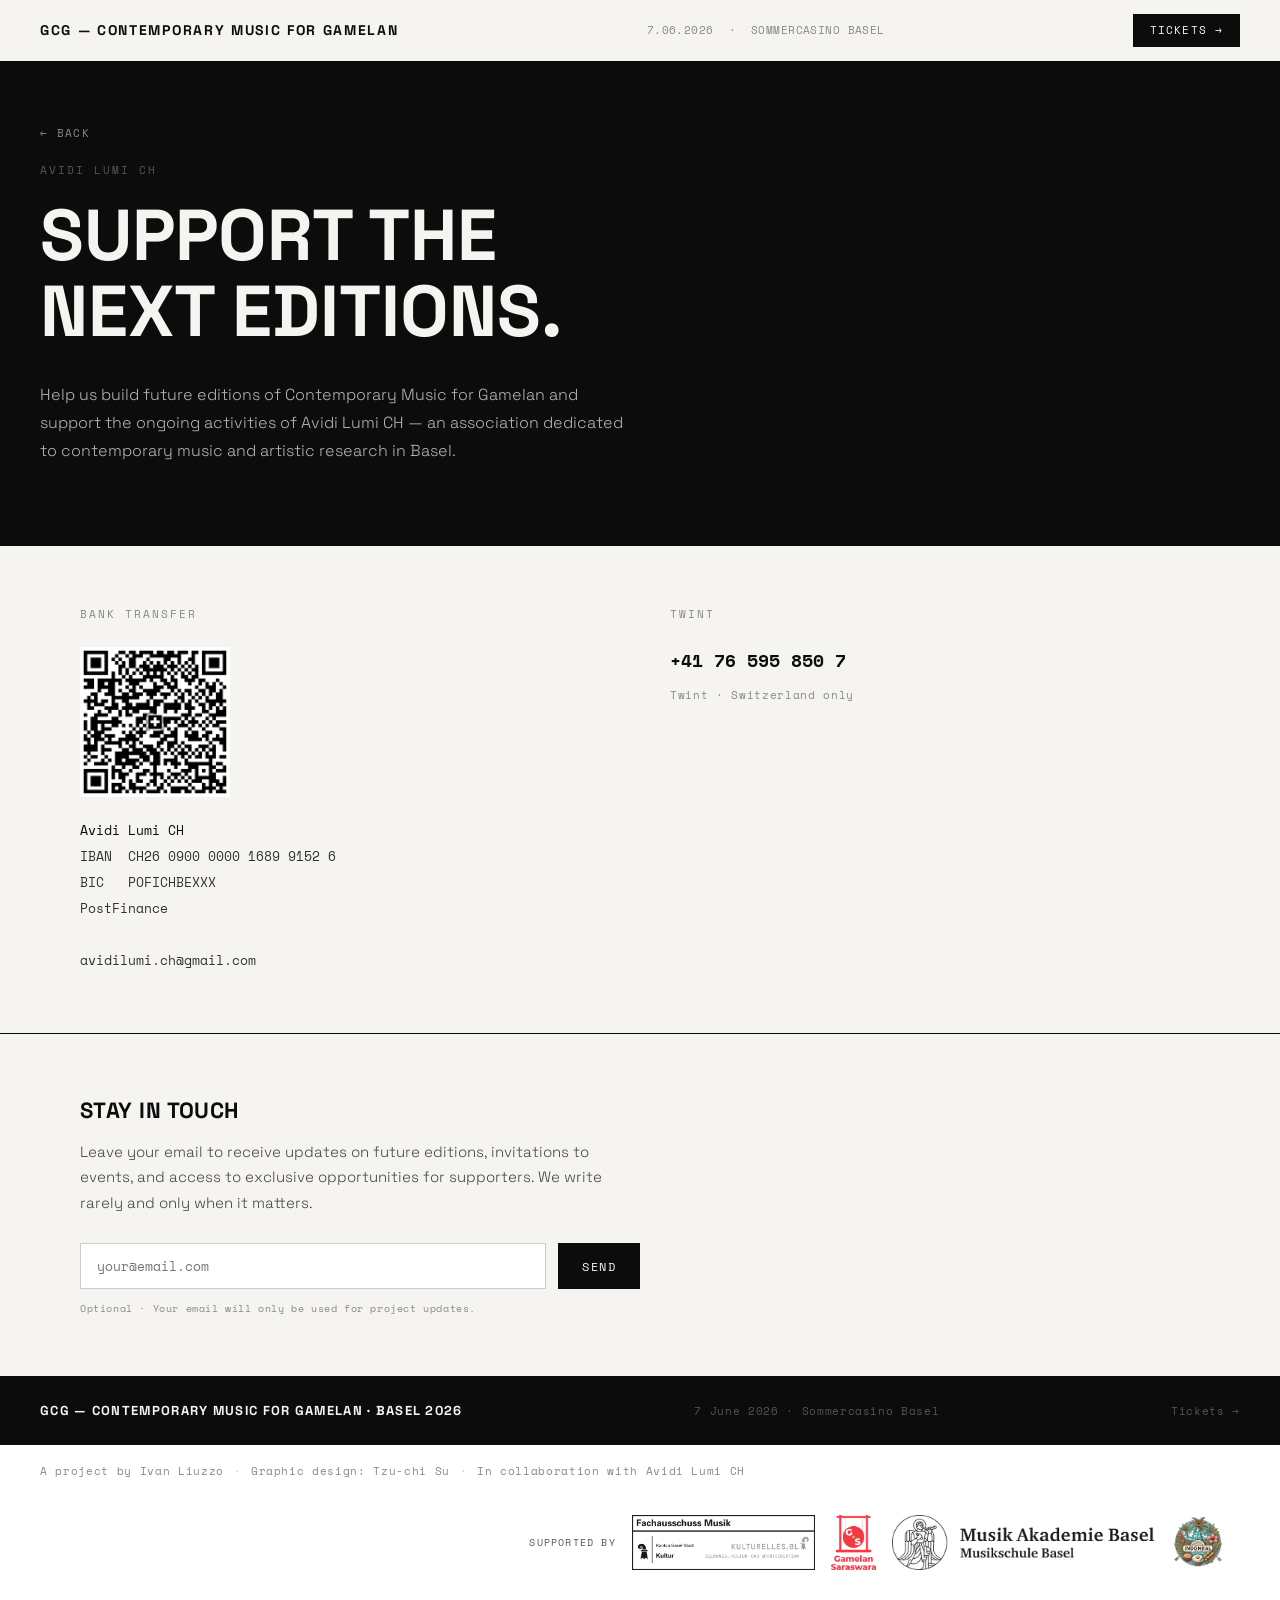
<file: donate.html>
<!DOCTYPE html>
<html lang="en">
<head>
  <meta charset="UTF-8">
  <meta name="viewport" content="width=device-width, initial-scale=1.0">
  <title>Support — Avidi Lumi CH</title>
  <link rel="preconnect" href="https://fonts.googleapis.com">
  <link rel="preconnect" href="https://fonts.gstatic.com" crossorigin>
  <link href="https://fonts.googleapis.com/css2?family=Space+Grotesk:wght@300;400;500;700&family=Space+Mono:wght@400&display=swap" rel="stylesheet">
  <link rel="stylesheet" href="style.css">
  <style>
    .donate-hero {
      background: var(--black);
      color: var(--white);
      padding: 120px 40px 80px;
    }
    .donate-hero-label {
      font-family: 'Space Mono', monospace;
      font-size: 11px;
      letter-spacing: 0.18em;
      text-transform: uppercase;
      color: #555;
      margin-bottom: 20px;
    }
    .donate-hero-title {
      font-family: 'Space Grotesk', sans-serif;
      font-weight: 700;
      font-size: clamp(36px, 6vw, 72px);
      line-height: 1.05;
      text-transform: uppercase;
      max-width: 700px;
    }
    .donate-hero-text {
      font-size: 16px;
      font-weight: 300;
      line-height: 1.75;
      max-width: 600px;
      margin-top: 32px;
      color: rgba(255,255,255,0.7);
    }
    .donate-section {
      border-top: 1px solid #0c0c0c;
    }
    .donate-inner {
      max-width: 1200px;
      margin: 0 auto;
      padding: 60px 40px;
    }
    .donate-grid {
      display: grid;
      grid-template-columns: 1fr 1fr;
      gap: 60px;
    }
    .donate-block-label {
      font-family: 'Space Mono', monospace;
      font-size: 11px;
      letter-spacing: 0.18em;
      text-transform: uppercase;
      color: #888;
      display: block;
      margin-bottom: 24px;
    }
    .donate-qr {
      width: 150px;
      height: 150px;
      display: block;
      margin-bottom: 20px;
    }
    .donate-bank-details {
      font-family: 'Space Mono', monospace;
      font-size: 13px;
      line-height: 2;
      color: #333;
    }
    .donate-bank-details strong {
      font-weight: 400;
      color: #0c0c0c;
    }
    .donate-twint-num {
      font-family: 'Space Mono', monospace;
      font-size: 18px;
      font-weight: 700;
      color: #0c0c0c;
      margin-bottom: 8px;
      display: block;
    }
    .donate-twint-note {
      font-family: 'Space Mono', monospace;
      font-size: 11px;
      color: #888;
      letter-spacing: 0.06em;
    }

    /* Email form */
    .donate-form-section {
      background: #f5f4f0;
      border-top: 1px solid #0c0c0c;
    }
    .donate-form-title {
      font-family: 'Space Grotesk', sans-serif;
      font-weight: 700;
      font-size: 22px;
      text-transform: uppercase;
      letter-spacing: 0.02em;
      margin-bottom: 12px;
    }
    .donate-form-text {
      font-size: 15px;
      font-weight: 300;
      line-height: 1.7;
      max-width: 560px;
      color: #444;
      margin-bottom: 28px;
    }
    .donate-form {
      display: flex;
      gap: 12px;
      flex-wrap: wrap;
      max-width: 560px;
    }
    .donate-input {
      flex: 1;
      min-width: 200px;
      font-family: 'Space Mono', monospace;
      font-size: 13px;
      padding: 12px 16px;
      border: 1px solid #ccc;
      background: #fff;
      color: #0c0c0c;
      outline: none;
      transition: border-color 0.2s;
    }
    .donate-input:focus { border-color: #0c0c0c; }
    .donate-submit {
      font-family: 'Space Mono', monospace;
      font-size: 12px;
      letter-spacing: 0.12em;
      text-transform: uppercase;
      padding: 12px 24px;
      background: #0c0c0c;
      color: #f5f4f0;
      border: none;
      cursor: pointer;
      transition: background 0.2s;
    }
    .donate-submit:hover { background: #333; }
    .donate-form-note {
      margin-top: 12px;
      font-family: 'Space Mono', monospace;
      font-size: 10px;
      color: #888;
      letter-spacing: 0.06em;
    }

    .back-link {
      display: inline-block;
      font-family: 'Space Mono', monospace;
      font-size: 11px;
      letter-spacing: 0.12em;
      text-transform: uppercase;
      color: #888;
      text-decoration: none;
      margin-bottom: 20px;
    }
    .back-link:hover { color: #0c0c0c; }

    @media (max-width: 768px) {
      .donate-hero { padding: 100px 20px 60px; }
      .donate-inner { padding: 40px 20px; }
      .donate-grid { grid-template-columns: 1fr; gap: 40px; }
    }
  </style>
</head>
<body>

  <!-- NAV -->
  <nav>
    <a href="index.html" class="nav-logo">GCG — Contemporary Music for Gamelan</a>
    <span class="nav-info">7.06.2026 &nbsp;·&nbsp; Sommercasino Basel</span>
    <div class="nav-links">
      <a href="index.html#tickets" class="nav-ticket">Tickets →</a>
    </div>
  </nav>

  <!-- HERO -->
  <div class="donate-hero">
    <div style="max-width:1200px;margin:0 auto;">
      <a href="index.html" class="back-link">← Back</a>
      <p class="donate-hero-label">Avidi Lumi CH</p>
      <h1 class="donate-hero-title">Support the<br>next editions.</h1>
      <p class="donate-hero-text">Help us build future editions of Contemporary Music for Gamelan and support the ongoing activities of Avidi Lumi CH — an association dedicated to contemporary music and artistic research in Basel.</p>
    </div>
  </div>

  <!-- DONATION METHODS -->
  <section class="donate-section">
    <div class="donate-inner">
      <div class="donate-grid">

        <!-- IBAN -->
        <div>
          <span class="donate-block-label">Bank Transfer</span>
          <img src="qr_iban.png" alt="QR IBAN Avidi Lumi CH" class="donate-qr">
          <div class="donate-bank-details">
            <strong>Avidi Lumi CH</strong><br>
            IBAN &nbsp;CH26 0900 0000 1689 9152 6<br>
            BIC &nbsp;&nbsp;POFICHBEXXX<br>
            PostFinance<br>
            <br>
            avidilumi.ch@gmail.com
          </div>
        </div>

        <!-- TWINT -->
        <div>
          <span class="donate-block-label">Twint</span>
          <span class="donate-twint-num">+41 76 595 850 7</span>
          <span class="donate-twint-note">Twint · Switzerland only</span>
        </div>

      </div>
    </div>
  </section>

  <!-- EMAIL SIGNUP -->
  <section class="donate-form-section">
    <div class="donate-inner">
      <p class="donate-form-title">Stay in touch</p>
      <p class="donate-form-text">Leave your email to receive updates on future editions, invitations to events, and access to exclusive opportunities for supporters. We write rarely and only when it matters.</p>

      <!--
        Per attivare il form:
        1. Vai su web3forms.com e crea un account gratuito
        2. Ottieni la tua access key
        3. Sostituisci YOUR_ACCESS_KEY qui sotto
        4. Cambia action con il tuo form endpoint
      -->
      <form class="donate-form"
            action="mailto:avidilumi.ch@gmail.com"
            method="GET"
            enctype="text/plain">
        <input
          class="donate-input"
          type="email"
          name="email"
          placeholder="your@email.com"
          required>
        <input
          type="hidden"
          name="subject"
          value="Support Avidi Lumi CH — mailing list">
        <button class="donate-submit" type="submit">Send</button>
      </form>
      <p class="donate-form-note">Optional · Your email will only be used for project updates.</p>
    </div>
  </section>

  <!-- FOOTER -->
  <footer>
    <div class="footer-top">
      <span class="footer-logo">GCG — Contemporary Music for Gamelan · Basel 2026</span>
      <span class="footer-copy">7 June 2026 · Sommercasino Basel</span>
      <a href="index.html#tickets" class="footer-copy">Tickets →</a>
    </div>
    <div class="footer-bottom">
      <div class="footer-credits">
        <span class="footer-credit-item">A project by Ivan Liuzzo</span>
        <span class="footer-credit-sep">·</span>
        <span class="footer-credit-item">Graphic design: Tzu-chi Su</span>
        <span class="footer-credit-sep">·</span>
        <span class="footer-credit-item">In collaboration with Avidi Lumi CH</span>
      </div>
      <div class="footer-logo-box">
        <span class="footer-supported">Supported by</span>
        <img src="FA_BSBL_MU_cmyk_print.png" alt="Fachausschuss Musik BS/BL" class="footer-canton-logo">
        <img src="Saraswara_Original_on_Transparent.png" alt="Gamelan Saraswara" class="footer-canton-logo">
        <img src="MAB_MSB.jpg" alt="Musik Akademie Basel" class="footer-canton-logo">
        <img src="Indomeal.png" alt="Indomeal" class="footer-canton-logo" style="height:70px;">
      </div>
    </div>
  </footer>

</body>
</html>
</file>
<file: style.css>
/* ═══════════════════════════════════════════════════════════
   GCG — Contemporary Music for Gamelan
   Basel, 7 June 2026 · Stylesheet
   ═══════════════════════════════════════════════════════════ */

/* ─── VARIABILI ──────────────────────────────────────────── */
:root {
  --black: #0c0c0c;
  --white: #f5f4f0;
  --mid: #888;
  --rule: 1px solid #0c0c0c;
  --rule-light: 1px solid #ccc;
}

/* ─── RESET ──────────────────────────────────────────────── */
*, *::before, *::after { box-sizing: border-box; margin: 0; padding: 0; }
html { scroll-behavior: smooth; }

body {
  font-family: 'Space Grotesk', sans-serif;
  background: var(--white);
  color: var(--black);
  font-size: 16px;
  line-height: 1.5;
  -webkit-font-smoothing: antialiased;
}

/* ─── NAVIGAZIONE ────────────────────────────────────────── */
nav {
  position: fixed;
  top: 0; left: 0; right: 0;
  z-index: 100;
  display: flex;
  justify-content: space-between;
  align-items: center;
  padding: 14px 40px;
  border-bottom: var(--rule);
  background: var(--white);
}

.nav-logo {
  font-family: 'Space Grotesk', sans-serif;
  font-weight: 700;
  font-size: 14px;
  letter-spacing: 0.12em;
  text-transform: uppercase;
  text-decoration: none;
  color: var(--black);
}

.nav-info {
  font-family: 'Space Mono', monospace;
  font-size: 11px;
  letter-spacing: 0.04em;
  color: var(--mid);
  text-transform: uppercase;
}

.nav-links {
  display: flex;
  gap: 12px;
  align-items: center;
}

.nav-support {
  font-family: 'Space Mono', monospace;
  font-size: 11px;
  letter-spacing: 0.1em;
  text-transform: uppercase;
  text-decoration: none;
  color: var(--mid);
  padding: 7px 14px;
  border: 1px solid #ccc;
  transition: border-color 0.2s, color 0.2s;
}
.nav-support:hover { border-color: var(--black); color: var(--black); }

.nav-ticket {
  font-family: 'Space Mono', monospace;
  font-size: 11px;
  letter-spacing: 0.1em;
  text-transform: uppercase;
  text-decoration: none;
  color: var(--white);
  background: var(--black);
  padding: 7px 16px;
  border: var(--rule);
  transition: background 0.2s, color 0.2s;
}
.nav-ticket:hover { background: var(--white); color: var(--black); }

/* ─── HERO ───────────────────────────────────────────────── */
.hero {
  margin-top: 49px;
  position: relative;
  width: 100%;
  min-height: 90vh;
  display: flex;
  flex-direction: column;
  overflow: hidden;
}

/*
 * ━━━━━━━━━━━━━━━━━━━━━━━━━━━━━━━━━━━━━━━━━━━━━━━━━━━━━━━━━
 *  DESIGNER — immagine hero
 *  Opzione A (CSS):
 *  .hero-image-layer {
 *    background-image: url('hero.jpg');
 *    background-size: cover;
 *    background-position: center;
 *  }
 *  Opzione B (HTML): inserisci <img> dentro .hero-image-layer
 *  e rimuovi lo <span class="hero-image-label">
 * ━━━━━━━━━━━━━━━━━━━━━━━━━━━━━━━━━━━━━━━━━━━━━━━━━━━━━━━━━
 */
.hero-image-layer {
  position: absolute;
  inset: 0;
  background-image: url('Landing_Page_Banner.jpg');
  background-size: cover;
  background-position: center right;
}

.hero-image-label {
  font-family: 'Space Mono', monospace;
  font-size: 11px;
  letter-spacing: 0.15em;
  color: #aaa;
  text-transform: uppercase;
  border: 1px solid #ccc;
  padding: 8px 16px;
  background: rgba(245,244,240,0.7);
}

.hero-overlay {
  position: absolute;
  inset: 0;
  background: linear-gradient(to bottom, transparent 20%, rgba(12,12,12,0.62) 100%);
  pointer-events: none;
}

.hero-content {
  position: relative;
  z-index: 2;
  display: flex;
  flex-direction: column;
  justify-content: flex-end;
  flex: 1;
  padding: 60px 40px 50px;
}

.hero-title {
  font-family: 'Space Grotesk', sans-serif;
  font-weight: 700;
  font-size: clamp(32px, 5.5vw, 72px);
  line-height: 1.05;
  text-transform: uppercase;
  letter-spacing: -0.01em;
  color: #fff;
}

.hero-tag {
  font-family: 'Space Grotesk', sans-serif;
  font-weight: 700;
  font-size: clamp(28px, 5vw, 66px);
  text-transform: uppercase;
  letter-spacing: -0.01em;
  line-height: 1.05;
  color: rgba(255,255,255,0.55);
  margin-bottom: 6px;
}

.hero-meta {
  display: flex;
  gap: 40px;
  margin-top: 32px;
  padding-top: 24px;
  border-top: 1px solid rgba(255,255,255,0.25);
  flex-wrap: wrap;
}

.hero-meta-item { display: flex; flex-direction: column; gap: 4px; }

.hero-meta-label {
  font-family: 'Space Mono', monospace;
  font-size: 10px;
  letter-spacing: 0.14em;
  text-transform: uppercase;
  color: rgba(255,255,255,0.5);
}

.hero-meta-value {
  font-family: 'Space Grotesk', sans-serif;
  font-weight: 400;
  font-size: 15px;
  color: #fff;
}

/* ─── LAYOUT GENERALE ────────────────────────────────────── */
.container { max-width: 1200px; margin: 0 auto; padding: 0 40px; }

section { border-top: var(--rule); }

.section-inner {
  display: grid;
  grid-template-columns: 120px 1fr;
  gap: 0 60px;
  padding: 60px 0;
}

.section-number {
  font-family: 'Space Mono', monospace;
  font-size: 11px;
  letter-spacing: 0.1em;
  color: var(--mid);
  padding-top: 4px;
}

.section-label {
  font-family: 'Space Grotesk', sans-serif;
  font-weight: 700;
  font-size: 11px;
  letter-spacing: 0.18em;
  text-transform: uppercase;
  color: var(--mid);
  display: block;
  margin-bottom: 24px;
}

/* ─── ABOUT ──────────────────────────────────────────────── */
.about-text {
  font-size: 17px;
  font-weight: 300;
  line-height: 1.75;
  max-width: 720px;
}
.about-text p + p { margin-top: 1.2em; }
.about-text strong { font-weight: 500; }

.about-note {
  margin-top: 32px;
  padding-top: 24px;
  border-top: var(--rule-light);
  font-family: 'Space Mono', monospace;
  font-size: 12px;
  letter-spacing: 0.04em;
  color: var(--mid);
  line-height: 1.8;
  max-width: 600px;
}

/* ─── PROGRAMMA ──────────────────────────────────────────── */
.programme-talk {
  padding: 20px 0 28px;
  border-bottom: var(--rule);
  margin-bottom: 8px;
}

.talk-time {
  font-family: 'Space Mono', monospace;
  font-size: 11px;
  color: var(--mid);
  margin-bottom: 6px;
  letter-spacing: 0.06em;
}

.talk-title {
  font-family: 'Space Grotesk', sans-serif;
  font-weight: 700;
  font-size: 20px;
  letter-spacing: 0.02em;
  text-transform: uppercase;
}

.talk-detail {
  font-size: 13px;
  font-weight: 300;
  color: var(--mid);
  margin-top: 4px;
}

.concert-header {
  font-family: 'Space Mono', monospace;
  font-size: 11px;
  letter-spacing: 0.1em;
  color: var(--mid);
  text-transform: uppercase;
  padding: 18px 0 4px;
}

.programme-grid { display: flex; flex-direction: column; }

.programme-item {
  display: grid;
  grid-template-columns: 1fr auto;
  align-items: start;
  gap: 8px 32px;
  padding: 20px 0;
  border-bottom: var(--rule-light);
}
.programme-item:first-child { border-top: var(--rule-light); }

.prog-num {
  font-family: 'Space Mono', monospace;
  font-size: 11px;
  color: var(--mid);
  margin-bottom: 5px;
}

.prog-title {
  font-family: 'Space Grotesk', sans-serif;
  font-weight: 700;
  font-size: 22px;
  letter-spacing: 0.02em;
  text-transform: uppercase;
  line-height: 1.1;
}

.prog-detail {
  font-size: 13px;
  font-weight: 300;
  color: var(--mid);
  margin-top: 3px;
  line-height: 1.5;
}

.prog-performers {
  font-size: 12px;
  font-weight: 300;
  font-style: italic;
  color: var(--mid);
  margin-top: 6px;
}

.prog-type {
  font-family: 'Space Mono', monospace;
  font-size: 10px;
  letter-spacing: 0.12em;
  text-transform: uppercase;
  color: var(--mid);
  border: 1px solid #ccc;
  padding: 4px 8px;
  white-space: nowrap;
  align-self: start;
  margin-top: 4px;
}
.prog-type.premiere { border-color: var(--black); color: var(--black); }

.programme-interval {
  text-align: center;
  padding: 20px 0;
  border-bottom: var(--rule-light);
  font-family: 'Space Mono', monospace;
  font-size: 11px;
  letter-spacing: 0.18em;
  text-transform: uppercase;
  color: var(--mid);
}

.programme-note {
  margin-top: 20px;
  font-family: 'Space Mono', monospace;
  font-size: 11px;
  letter-spacing: 0.06em;
  color: var(--mid);
}

/* ─── NOTE DI PROGRAMMA ──────────────────────────────────── */
.prog-note-block {
  padding: 0;
  border-bottom: var(--rule-light);
}
.prog-note-block:first-child { border-top: var(--rule-light); }

.prog-note-header {
  display: flex;
  align-items: baseline;
  gap: 16px;
  padding: 20px 0;
  cursor: pointer;
  user-select: none;
  flex-wrap: wrap;
}
.prog-note-header:hover .prog-note-title { opacity: 0.6; }

.prog-note-body {
  padding-bottom: 24px;
}

.prog-note-num {
  font-family: 'Space Mono', monospace;
  font-size: 11px;
  color: var(--mid);
}

.prog-note-title {
  font-family: 'Space Grotesk', sans-serif;
  font-weight: 700;
  font-size: 20px;
  text-transform: uppercase;
  letter-spacing: 0.02em;
  transition: opacity 0.2s;
}

.prog-note-composer {
  font-size: 13px;
  font-weight: 300;
  color: var(--mid);
}

.prog-note-text {
  font-size: 14px;
  font-weight: 300;
  line-height: 1.8;
  color: #333;
  max-width: 700px;
}

.prog-note-text p + p { margin-top: 1em; }

.prog-quote {
  margin: 20px 0 8px;
  padding-left: 20px;
  border-left: 2px solid var(--black);
  font-size: 13px;
  font-weight: 300;
  font-style: italic;
  line-height: 1.75;
  color: #333;
  max-width: 600px;
}

.prog-quote-attr {
  font-family: 'Space Mono', monospace;
  font-size: 11px;
  letter-spacing: 0.04em;
  color: var(--mid);
  margin-top: 8px;
}

/* ─── BIO ────────────────────────────────────────────────── */
.bio-block {
  padding: 32px 0;
  border-bottom: var(--rule-light);
}
.bio-block:first-child { border-top: var(--rule-light); }

.bio-header {
  display: flex;
  align-items: baseline;
  gap: 16px;
  margin-bottom: 12px;
  flex-wrap: wrap;
}

.bio-name {
  font-family: 'Space Grotesk', sans-serif;
  font-weight: 700;
  font-size: 26px;
  text-transform: uppercase;
  letter-spacing: 0.02em;
}

.bio-origin {
  font-family: 'Space Mono', monospace;
  font-size: 10px;
  letter-spacing: 0.14em;
  text-transform: uppercase;
  color: var(--mid);
}

.bio-badge {
  font-family: 'Space Mono', monospace;
  font-size: 9px;
  letter-spacing: 0.12em;
  text-transform: uppercase;
  background: var(--black);
  color: var(--white);
  padding: 3px 8px;
}

.bio-text {
  font-size: 14px;
  font-weight: 300;
  line-height: 1.8;
  color: #333;
  max-width: 760px;
}
.bio-text p + p { margin-top: 1em; }

.bio-link {
  display: inline-block;
  margin-top: 10px;
  font-family: 'Space Mono', monospace;
  font-size: 11px;
  letter-spacing: 0.06em;
  color: var(--black);
  text-decoration: underline;
  text-underline-offset: 3px;
}

/* ─── TASHTEGO ───────────────────────────────────────────── */
.tashtego-intro {
  font-size: 16px;
  font-weight: 300;
  line-height: 1.75;
  max-width: 700px;
  margin-bottom: 40px;
}

.tashtego-members {
  display: grid;
  grid-template-columns: repeat(auto-fit, minmax(180px, 1fr));
  border-top: var(--rule-light);
}

.tashtego-member {
  padding: 18px 16px 18px 0;
  border-bottom: var(--rule-light);
  border-right: var(--rule-light);
}

.tm-name {
  font-family: 'Space Grotesk', sans-serif;
  font-weight: 700;
  font-size: 16px;
  text-transform: uppercase;
  letter-spacing: 0.02em;
}

.tm-role {
  font-size: 12px;
  font-weight: 300;
  color: var(--mid);
  margin-top: 3px;
}

/* ─── CURATOR'S NOTE ─────────────────────────────────────── */
.curator-text {
  font-size: 16px;
  font-weight: 300;
  line-height: 1.8;
  max-width: 680px;
}
.curator-text p + p { margin-top: 1.2em; }

.curator-signature {
  font-family: 'Space Mono', monospace;
  font-size: 12px;
  letter-spacing: 0.08em;
  color: var(--mid);
  margin-top: 28px;
}

/* ─── BIGLIETTI ──────────────────────────────────────────── */
.tickets-section { background: var(--black); color: var(--white); }

.tickets-inner {
  display: grid;
  grid-template-columns: 120px 1fr;
  gap: 0 60px;
  padding: 80px 0;
  align-items: center;
}

.tickets-label {
  font-family: 'Space Mono', monospace;
  font-size: 11px;
  letter-spacing: 0.1em;
  color: #555;
}

.tickets-content {
  display: flex;
  align-items: center;
  justify-content: space-between;
  gap: 40px;
  flex-wrap: wrap;
}

.tickets-cta-text {
  font-family: 'Space Grotesk', sans-serif;
  font-weight: 700;
  font-size: clamp(28px, 4vw, 52px);
  text-transform: uppercase;
  letter-spacing: 0.02em;
  line-height: 1.1;
}

.tickets-soon {
  font-family: 'Space Mono', monospace;
  font-size: 12px;
  letter-spacing: 0.1em;
  color: #666;
  margin-top: 10px;
}

/* Pulsante attivo */
.tickets-btn {
  display: inline-block;
  font-family: 'Space Mono', monospace;
  font-size: 13px;
  letter-spacing: 0.15em;
  text-transform: uppercase;
  text-decoration: none;
  color: var(--black);
  background: var(--white);
  padding: 18px 40px;
  border: 1px solid var(--white);
  white-space: nowrap;
  transition: background 0.2s, color 0.2s;
}
.tickets-btn:hover { background: transparent; color: var(--white); }

/* ─── VENUE ──────────────────────────────────────────────── */
.venue-grid { display: grid; grid-template-columns: 1fr 1fr; gap: 60px; }
.venue-address { font-size: 15px; font-weight: 300; line-height: 2.1; }
.venue-directions {
  font-family: 'Space Mono', monospace;
  font-size: 12px;
  letter-spacing: 0.06em;
  color: var(--mid);
  line-height: 2;
}

/* ─── FOOTER ─────────────────────────────────────────────── */
footer {
  border-top: var(--rule);
  background: var(--black);
  padding: 0 40px;
}

.footer-top {
  display: flex;
  justify-content: space-between;
  align-items: center;
  gap: 20px;
  flex-wrap: wrap;
  padding: 24px 0;
}

.footer-bottom {
  background: #fff;
  margin: 0 -40px;
  padding: 18px 40px 28px;
  display: flex;
  justify-content: space-between;
  align-items: center;
  gap: 20px;
  flex-wrap: wrap;
}

.footer-credits {
  display: flex;
  align-items: center;
  gap: 10px;
  flex-wrap: wrap;
}

.footer-credit-item {
  font-family: 'Space Mono', monospace;
  font-size: 11px;
  letter-spacing: 0.06em;
  color: #888;
}

.footer-credit-sep {
  font-family: 'Space Mono', monospace;
  font-size: 11px;
  color: #ccc;
}

.footer-supported {
  font-family: 'Space Mono', monospace;
  font-size: 10px;
  letter-spacing: 0.12em;
  text-transform: uppercase;
  color: #888;
}

.footer-logo-box {
  display: flex;
  align-items: center;
  gap: 16px;
  margin-left: auto;
}
/* ─── PROGRAMME ACCORDION INLINE ────────────────────────── */
.prog-title-btn {
  cursor: pointer;
  transition: color 0.2s;
  display: inline;
}
.prog-title-btn:hover { color: #888; }

.prog-inline-note {
  display: none;
  padding: 16px 0 4px;
  max-width: 680px;
}

.prog-inline-note p {
  font-size: 13px;
  font-weight: 300;
  line-height: 1.8;
  color: #444;
}

.prog-inline-note em { font-style: italic; }

.prog-inline-note blockquote {
  margin: 16px 0 8px;
  padding-left: 16px;
  border-left: 2px solid var(--black);
  font-size: 13px;
  font-style: italic;
  font-weight: 300;
  line-height: 1.75;
  color: #444;
}

.prog-inline-note .prog-quote-attr {
  font-family: 'Space Mono', monospace;
  font-size: 11px;
  color: var(--mid);
  margin-top: 6px;
}

.footer-logos {
  display: flex;
  align-items: center;
  gap: 16px;
}

.footer-logo-box {
  background: #fff;
  padding: 8px 14px;
  display: inline-flex;
  align-items: center;
  gap: 16px;
}

.footer-supported {
  font-family: 'Space Mono', monospace;
  font-size: 10px;
  letter-spacing: 0.12em;
  text-transform: uppercase;
  color: #555;
}

.footer-canton-logo {
  height: 55px;
  width: auto;
}

.footer-indomeal-logo {
  height: 60px;
  width: auto;
}

.footer-logo {
  font-family: 'Space Grotesk', sans-serif;
  font-weight: 700;
  font-size: 13px;
  letter-spacing: 0.1em;
  text-transform: uppercase;
  color: #f5f4f0;
}

.footer-copy {
  font-family: 'Space Mono', monospace;
  font-size: 11px;
  letter-spacing: 0.06em;
  color: #555;
  text-decoration: none;
}

.footer-support {
  font-family: 'Space Mono', monospace;
  font-size: 11px;
  letter-spacing: 0.1em;
  text-transform: uppercase;
  text-decoration: none;
  color: #555;
  border-bottom: 1px solid #333;
  padding-bottom: 1px;
  transition: color 0.2s, border-color 0.2s;
}
.footer-support:hover { color: #f5f4f0; border-color: #f5f4f0; }

/* ─── RESPONSIVE ─────────────────────────────────────────── */
@media (max-width: 768px) {
  nav { padding: 12px 20px; gap: 12px; }
  .nav-info { display: none; }
  .hero-content { padding: 40px 20px 40px; }
  .container { padding: 0 20px; }
  .section-inner { grid-template-columns: 1fr; gap: 0; }
  .section-number { margin-bottom: 16px; }
  .programme-item { grid-template-columns: 1fr; }
  .prog-type { width: fit-content; margin-top: 8px; }
  .tickets-inner { grid-template-columns: 1fr; }
  .tickets-content { flex-direction: column; align-items: flex-start; }
  .venue-grid { grid-template-columns: 1fr; gap: 30px; }
  footer { padding: 24px 20px; }
  .tashtego-member { border-right: none; padding-right: 0; }
}
</file>
